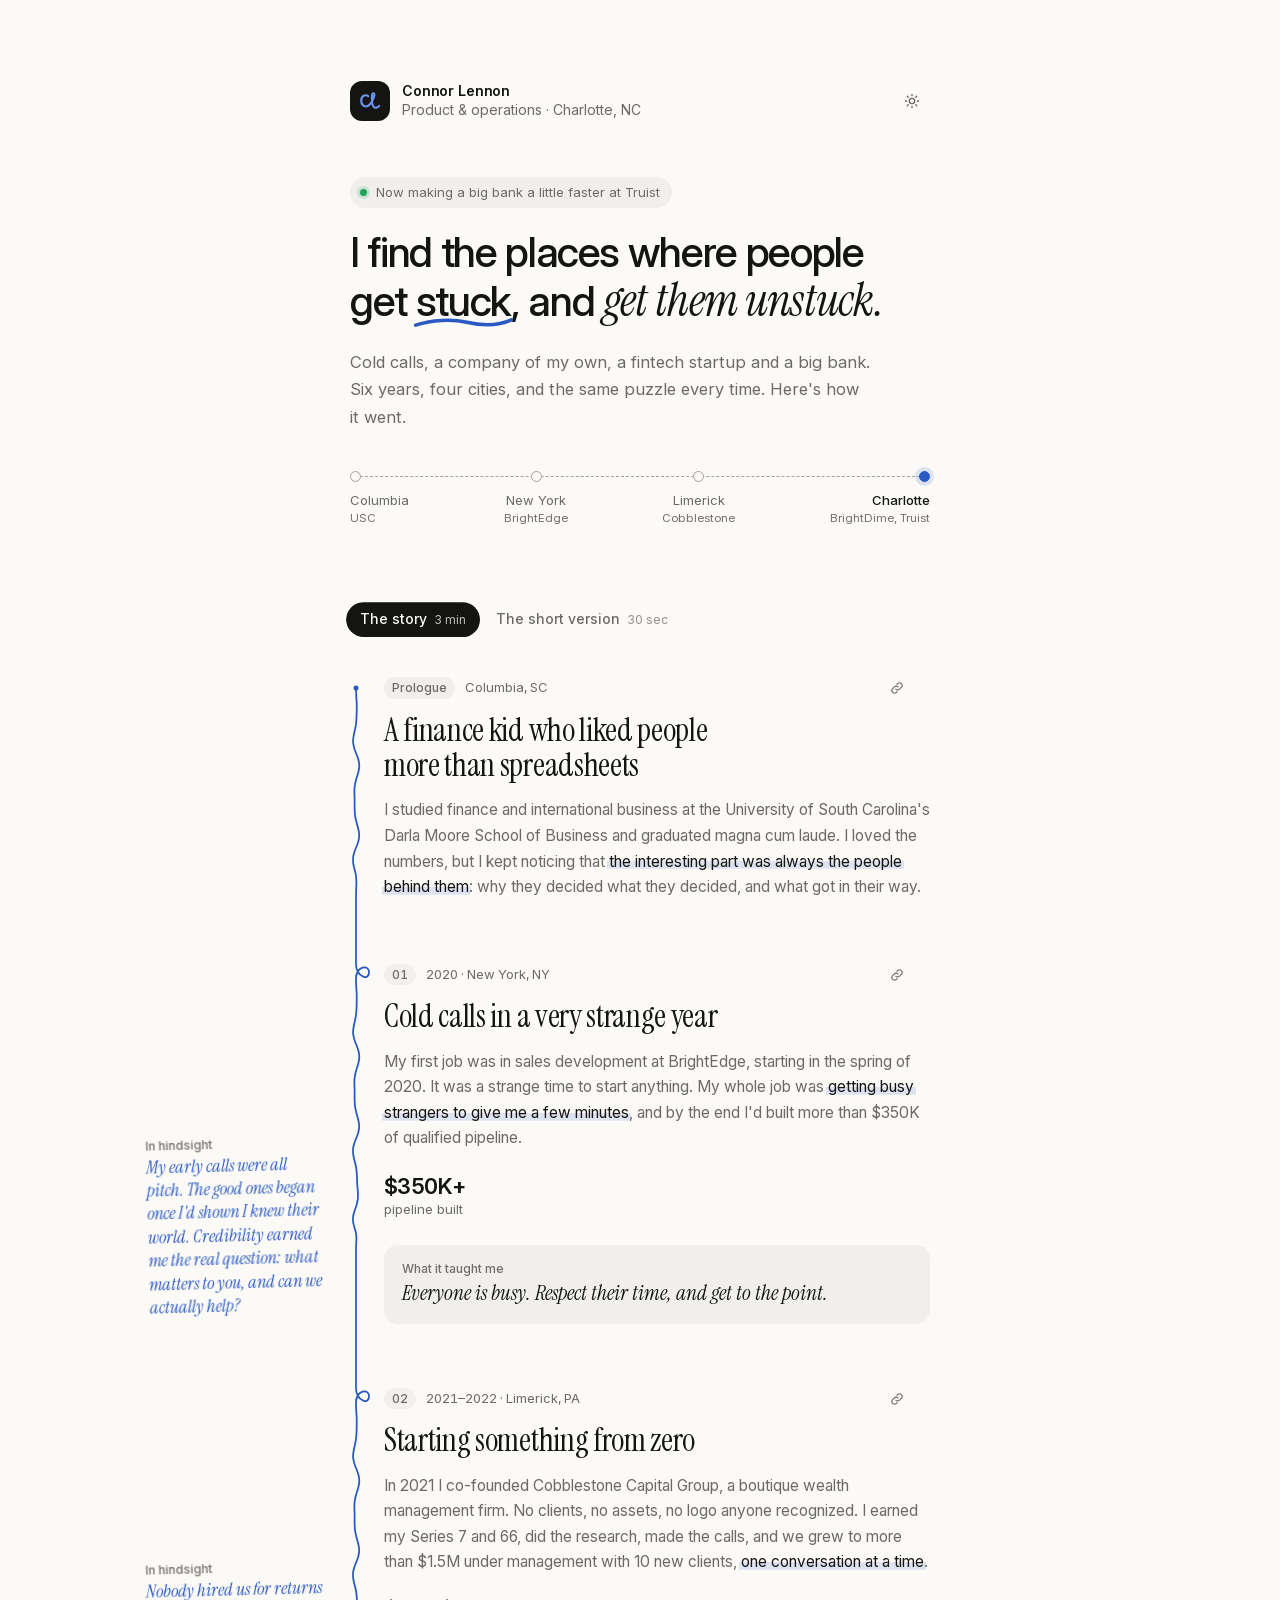
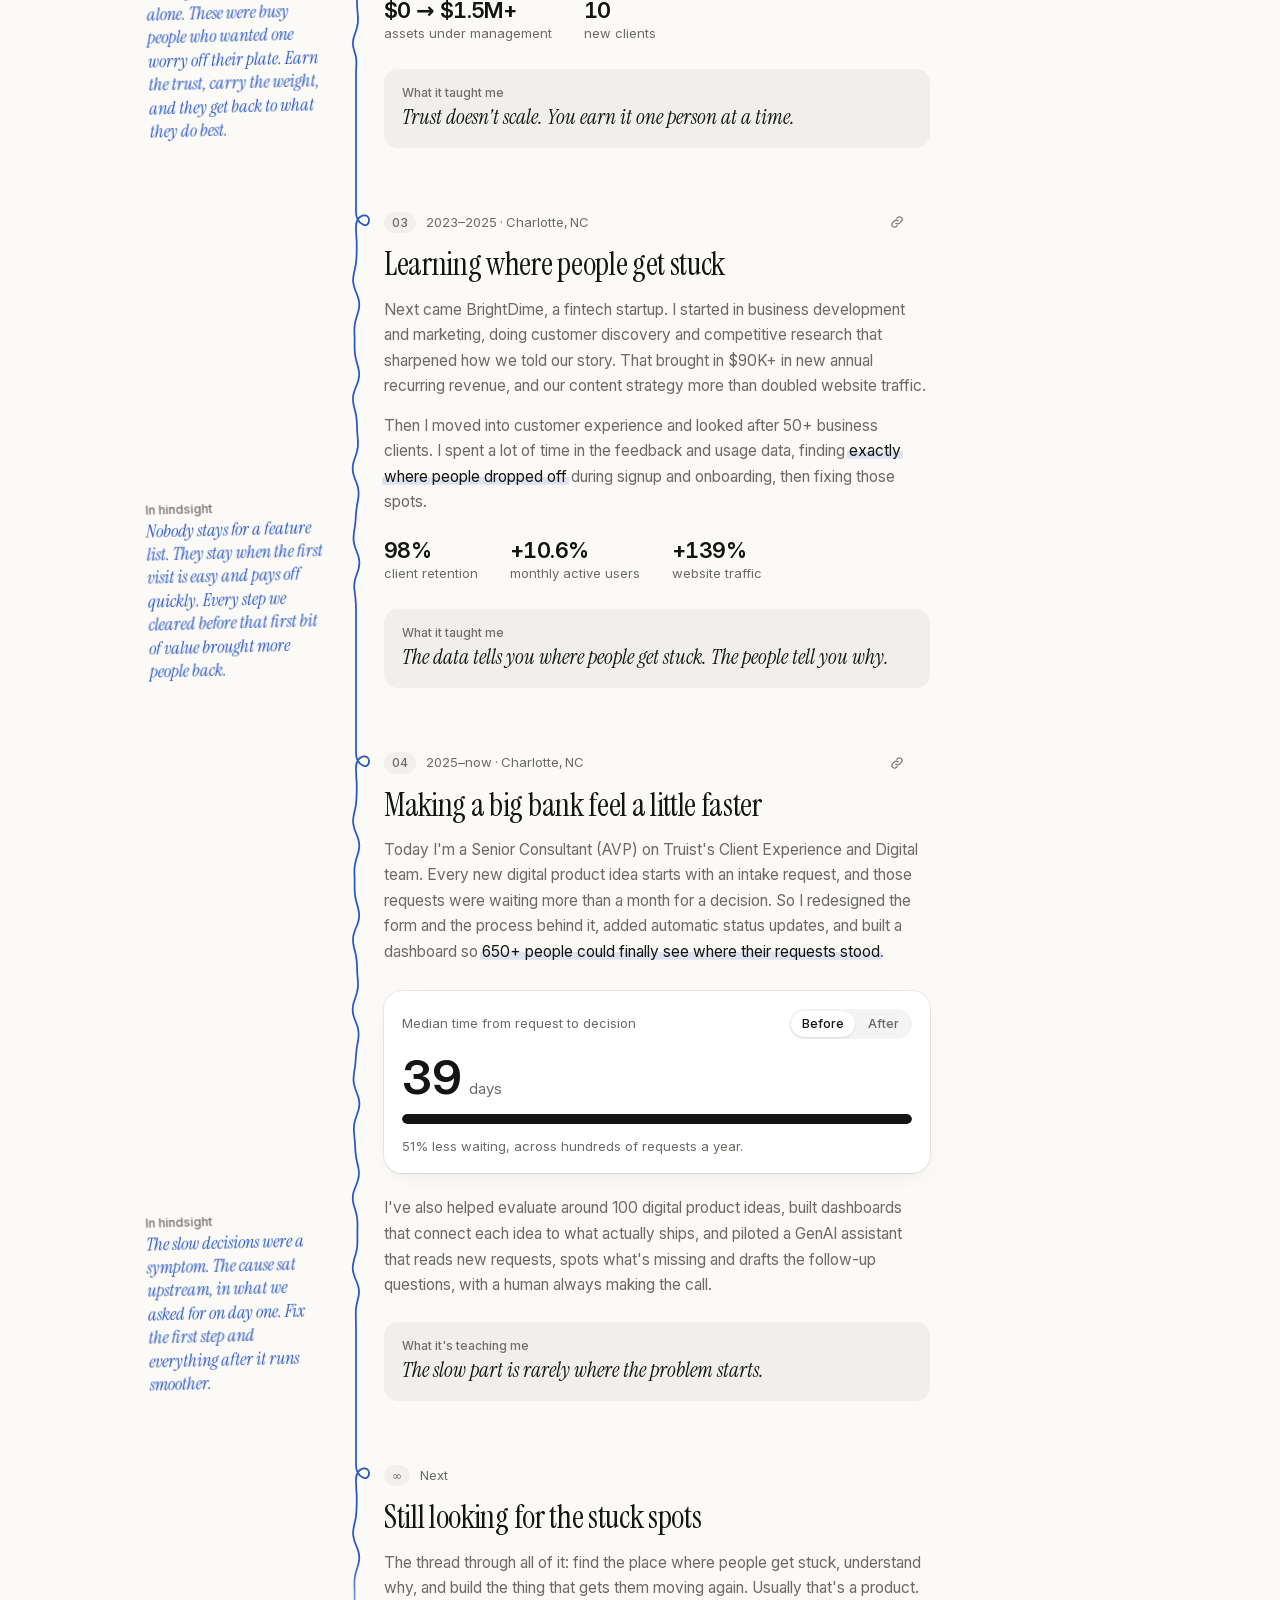
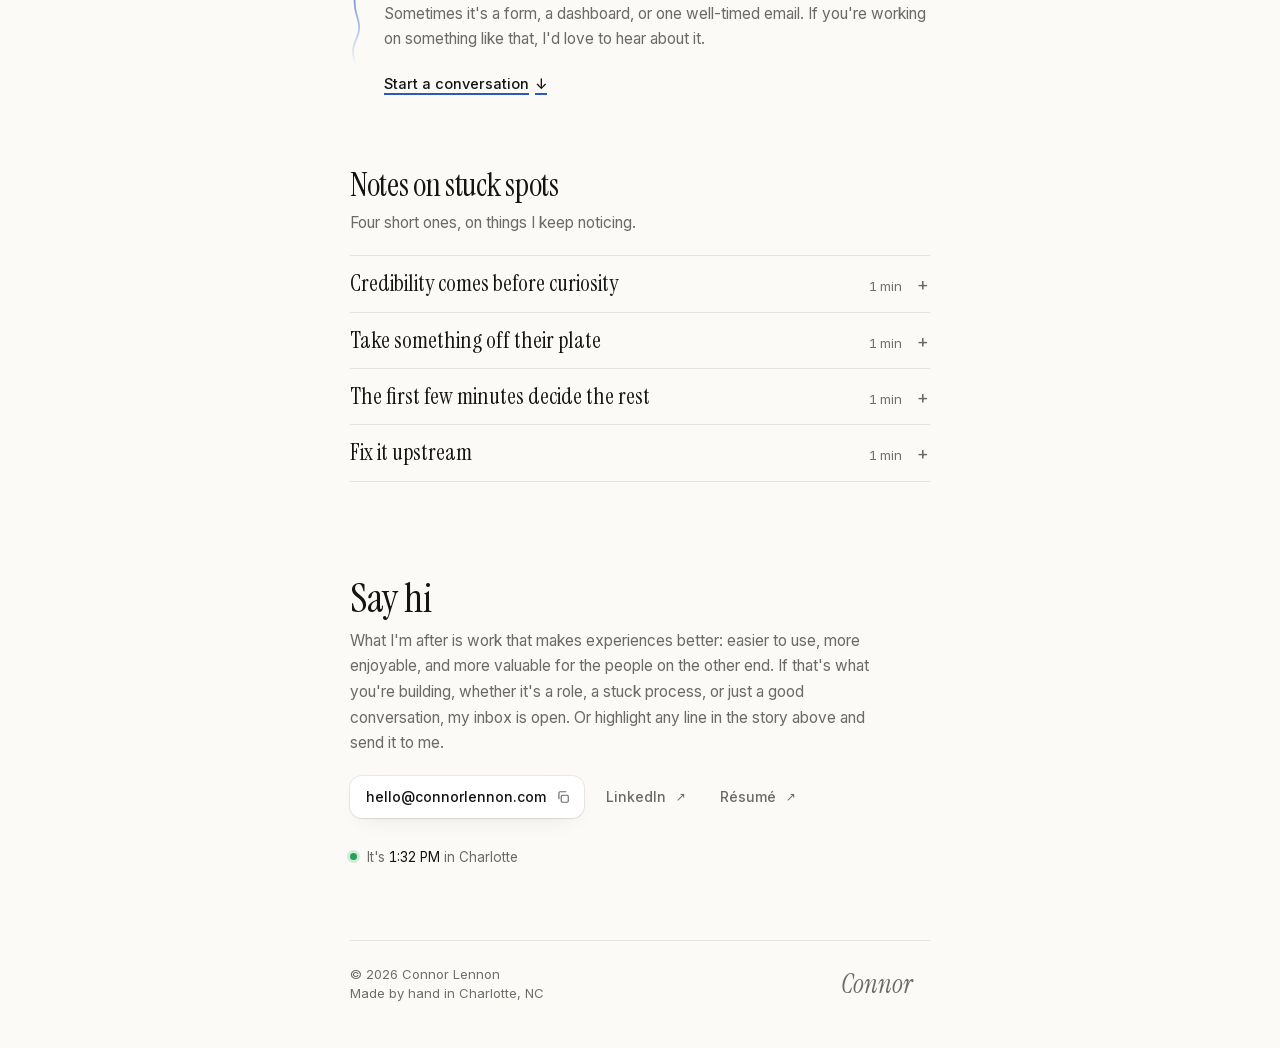
<file: site/index.html>
<!doctype html>
<html lang="en">
<head>
  <meta charset="utf-8" />
  <meta name="viewport" content="width=device-width, initial-scale=1, viewport-fit=cover, interactive-widget=resizes-content" />
  <title>Connor Lennon</title>
  <meta name="description" content="Connor Lennon finds the places where people get stuck, and gets them unstuck. Product and operations in Charlotte, NC." />
  <meta property="og:title" content="Connor Lennon" />
  <meta property="og:description" content="I find the places where people get stuck, and get them unstuck." />
  <meta property="og:url" content="https://connorlennon.com" />
  <meta property="og:type" content="website" />
  <meta property="og:image" content="https://connorlennon.com/og.png" />
  <meta property="og:image:width" content="1200" />
  <meta property="og:image:height" content="630" />
  <meta property="og:image:alt" content="Connor Lennon: I find the places where people get stuck, and get them unstuck." />
  <meta name="twitter:card" content="summary_large_image" />
  <meta name="theme-color" media="(prefers-color-scheme: light)" content="#fbfaf7" />
  <meta name="theme-color" media="(prefers-color-scheme: dark)" content="#0c0c0d" />
  <link rel="canonical" href="https://connorlennon.com" />
  <link rel="icon" href="favicon.svg" type="image/svg+xml" />
  <link rel="apple-touch-icon" href="apple-touch-icon.png" />
  <link rel="preload" href="fonts/inter-normal-latin.woff2" as="font" type="font/woff2" crossorigin />
  <link rel="preload" href="fonts/instrument-serif-italic-latin.woff2" as="font" type="font/woff2" crossorigin />
  <link rel="stylesheet" href="styles.css" />
  <script>
    document.documentElement.classList.add('js');
    try { const t = localStorage.getItem('theme'); if (t) document.documentElement.dataset.theme = t; } catch {}
  </script>
</head>
<body>
  <a class="skip" href="#story">Skip to the story</a>
  <main class="page" id="top">

    <!-- ───────────── Header ───────────── -->
    <header class="header" style="--d:0ms" data-enter="support">
      <a class="brand" href="#top" aria-label="Connor Lennon, back to top">
        <!-- The mark: "Cl" in one unbroken pen line. Hover it and it straightens out. -->
        <span class="mark" aria-hidden="true">
          <svg viewBox="0 0 32 32">
            <path class="knot" pathLength="1" d="M14 10.5C12 8.5 6 9 6 15.5S11 23.5 14.5 21C17.5 18.8 20.5 13 21 9.5C21.4 6.5 18.6 6.2 18.3 9.5C18 13 18 19.5 20 22.5C21.5 24.5 24.5 24 26.5 21.5" />
            <path class="loose" pathLength="1" d="M5 21C11 20.5 20 17 27 11" />
          </svg>
        </span>
        <span class="header-text">
          <span class="name">Connor Lennon</span>
          <span class="muted">Product &amp; operations · Charlotte, NC</span>
        </span>
      </a>
      <button class="icon-btn theme-toggle" type="button" aria-label="Toggle dark mode">
        <svg class="sun" width="16" height="16" viewBox="0 0 24 24" fill="none" stroke="currentColor" stroke-width="2" stroke-linecap="round"><circle cx="12" cy="12" r="4"/><path d="M12 2v2M12 20v2M4.93 4.93l1.41 1.41M17.66 17.66l1.41 1.41M2 12h2M20 12h2M4.93 19.07l1.41-1.41M17.66 6.34l1.41-1.41"/></svg>
        <svg class="moon" width="16" height="16" viewBox="0 0 24 24" fill="none" stroke="currentColor" stroke-width="2" stroke-linecap="round" stroke-linejoin="round"><path d="M21 12.8A9 9 0 1 1 11.2 3a7 7 0 0 0 9.8 9.8z"/></svg>
      </button>
    </header>
    <!-- Only shows when the page is printed (Cmd+P prints "The short version" as a one-page résumé). -->
    <p class="print-only print-contact">hello@connorlennon.com · connorlennon.com · linkedin.com/in/connorlennon</p>

    <!-- ───────────── Hero ───────────── -->
    <section class="hero">
      <p class="now" style="--d:40ms" data-enter="support">
        <span class="dot" aria-hidden="true"></span>
        Now making a big bank a little faster at Truist
      </p>
      <h1 style="--d:80ms" data-enter="lead">
        I find the places where people get <span class="nobr"><span class="scribble" data-wiggle>stuck<svg viewBox="0 0 120 14" preserveAspectRatio="none" aria-hidden="true"><path pathLength="1" d="M2 9.5C22 4 46 3 64 6.5S100 11 118 4"/></svg></span>,</span>
        and <em>get them unstuck.</em>
      </h1>
      <p class="hero-sub" style="--d:200ms" data-enter="support">
        Cold calls, a company of my own, a fintech startup and a big bank.
        Six years, four cities, and the same puzzle every time.
        Here's how it went.
      </p>

      <!-- The route: four stops, drawn once on load. Each stop jumps to its chapter. -->
      <nav class="route" aria-label="Places along the way" style="--d:300ms" data-enter="decor">
        <ol>
          <li><a href="#columbia"><span class="stop"></span><span class="city">Columbia</span><span class="co">USC</span></a></li>
          <li><a href="#new-york"><span class="stop"></span><span class="city">New York</span><span class="co">BrightEdge</span></a></li>
          <li><a href="#limerick"><span class="stop"></span><span class="city">Limerick</span><span class="co">Cobblestone</span></a></li>
          <li><a href="#charlotte" aria-current="location"><span class="stop"></span><span class="city">Charlotte</span><span class="co">BrightDime, Truist</span></a></li>
        </ol>
      </nav>
    </section>

    <!-- ───────────── Story / Short version ───────────── -->
    <section class="block" id="story" style="--d:380ms" data-enter="decor">
      <div class="tabs">
        <div class="tab-list" role="tablist" aria-label="How much time do you have?">
          <button role="tab" aria-selected="true"  aria-controls="panel-story" id="tab-story" data-tab="story">The story <span class="tab-time">3 min</span></button>
          <button role="tab" aria-selected="false" aria-controls="panel-short" id="tab-short" data-tab="short" tabindex="-1">The short version <span class="tab-time">30 sec</span></button>
        </div>
        <div class="tab-list tab-list--active" aria-hidden="true">
          <span>The story <span class="tab-time">3 min</span></span><span>The short version <span class="tab-time">30 sec</span></span>
        </div>
      </div>

      <!-- ── The story ── -->
      <div class="panel" role="tabpanel" id="panel-story" aria-labelledby="tab-story">
        <!-- main.js draws the pen line down the left edge: a knot at each chapter, straight after each lesson. -->
        <div class="story">

          <article class="chapter" id="columbia" data-reveal data-morph="usc">
            <p class="kicker"><span class="ch">Prologue</span> Columbia, SC <button class="share" type="button" data-share="columbia" aria-label="Copy a link to this chapter"><svg width="14" height="14" viewBox="0 0 24 24" fill="none" stroke="currentColor" stroke-width="2" stroke-linecap="round" stroke-linejoin="round" aria-hidden="true"><path d="M10 14a4.5 4.5 0 0 0 6.4 0l3-3a4.5 4.5 0 0 0-6.4-6.4l-1 1"/><path d="M14 10a4.5 4.5 0 0 0-6.4 0l-3 3a4.5 4.5 0 0 0 6.4 6.4l1-1"/></svg><span class="share-done" aria-hidden="true">Link copied</span></button></p>
            <h2>A finance kid who liked people more than spreadsheets</h2>
            <p>
              I studied finance and international business at the University of South Carolina's
              Darla Moore School of Business and graduated magna cum laude. I loved the numbers,
              but I kept noticing that <mark>the interesting part was always the people behind them</mark>:
              why they decided what they decided, and what got in their way.
            </p>
          </article>

          <article class="chapter" id="new-york" data-reveal data-morph="brightedge">
            <p class="kicker"><span class="ch">01</span> 2020 · New York, NY <button class="share" type="button" data-share="new-york" aria-label="Copy a link to this chapter"><svg width="14" height="14" viewBox="0 0 24 24" fill="none" stroke="currentColor" stroke-width="2" stroke-linecap="round" stroke-linejoin="round" aria-hidden="true"><path d="M10 14a4.5 4.5 0 0 0 6.4 0l3-3a4.5 4.5 0 0 0-6.4-6.4l-1 1"/><path d="M14 10a4.5 4.5 0 0 0-6.4 0l-3 3a4.5 4.5 0 0 0 6.4 6.4l1-1"/></svg><span class="share-done" aria-hidden="true">Link copied</span></button></p>
            <h2>Cold calls in a very strange year</h2>
            <p>
              My first job was in sales development at BrightEdge, starting in the spring of 2020.
              It was a strange time to start anything. My whole job was
              <mark>getting busy strangers to give me a few minutes</mark>, and by the end I'd built
              more than $350K of qualified pipeline.
            </p>
            <ul class="stats">
              <li><strong>$350K+</strong><span>pipeline built</span></li>
            </ul>
            <blockquote class="lesson">
              <span class="lesson-label">What it taught me</span>
              Everyone is busy. Respect their time, and get to the point.
            </blockquote>
            <!-- DRAFT margin note, written for Connor to confirm or rewrite. Only keep it if it's true. -->
            <aside class="hindsight"><span class="hindsight-label">In hindsight</span> My early calls were all pitch. The good ones began once I'd shown I knew their world. Credibility earned me the real question: what matters to you, and can we actually help?</aside>
          </article>

          <article class="chapter" id="limerick" data-reveal data-morph="cobblestone">
            <p class="kicker"><span class="ch">02</span> 2021–2022 · Limerick, PA <button class="share" type="button" data-share="limerick" aria-label="Copy a link to this chapter"><svg width="14" height="14" viewBox="0 0 24 24" fill="none" stroke="currentColor" stroke-width="2" stroke-linecap="round" stroke-linejoin="round" aria-hidden="true"><path d="M10 14a4.5 4.5 0 0 0 6.4 0l3-3a4.5 4.5 0 0 0-6.4-6.4l-1 1"/><path d="M14 10a4.5 4.5 0 0 0-6.4 0l-3 3a4.5 4.5 0 0 0 6.4 6.4l1-1"/></svg><span class="share-done" aria-hidden="true">Link copied</span></button></p>
            <h2>Starting something from zero</h2>
            <p>
              In 2021 I co-founded Cobblestone Capital Group, a boutique wealth management firm.
              No clients, no assets, no logo anyone recognized. I earned my Series 7 and 66,
              did the research, made the calls, and we grew to more than $1.5M under management
              with 10 new clients, <mark>one conversation at a time</mark>.
            </p>
            <ul class="stats">
              <li><strong>$0 → $1.5M+</strong><span>assets under management</span></li>
              <li><strong>10</strong><span>new clients</span></li>
            </ul>
            <blockquote class="lesson">
              <span class="lesson-label">What it taught me</span>
              Trust doesn't scale. You earn it one person at a time.
            </blockquote>
            <!-- DRAFT margin note, written for Connor to confirm or rewrite. Only keep it if it's true. -->
            <aside class="hindsight"><span class="hindsight-label">In hindsight</span> Nobody hired us for returns alone. These were busy people who wanted one worry off their plate. Earn the trust, carry the weight, and they get back to what they do best.</aside>
          </article>

          <article class="chapter" id="charlotte" data-reveal data-morph="brightdime">
            <p class="kicker"><span class="ch">03</span> 2023–2025 · Charlotte, NC <button class="share" type="button" data-share="charlotte" aria-label="Copy a link to this chapter"><svg width="14" height="14" viewBox="0 0 24 24" fill="none" stroke="currentColor" stroke-width="2" stroke-linecap="round" stroke-linejoin="round" aria-hidden="true"><path d="M10 14a4.5 4.5 0 0 0 6.4 0l3-3a4.5 4.5 0 0 0-6.4-6.4l-1 1"/><path d="M14 10a4.5 4.5 0 0 0-6.4 0l-3 3a4.5 4.5 0 0 0 6.4 6.4l1-1"/></svg><span class="share-done" aria-hidden="true">Link copied</span></button></p>
            <h2>Learning where people get stuck</h2>
            <p>
              Next came BrightDime, a fintech startup. I started in business development and marketing,
              doing customer discovery and competitive research that sharpened how we told our story.
              That brought in $90K+ in new annual recurring revenue, and our content strategy
              more than doubled website traffic.
            </p>
            <p>
              Then I moved into customer experience and looked after 50+ business clients.
              I spent a lot of time in the feedback and usage data, finding
              <mark>exactly where people dropped off</mark> during signup and onboarding, then fixing those spots.
            </p>
            <ul class="stats">
              <li><strong>98%</strong><span>client retention</span></li>
              <li><strong>+10.6%</strong><span>monthly active users</span></li>
              <li><strong>+139%</strong><span>website traffic</span></li>
            </ul>
            <blockquote class="lesson">
              <span class="lesson-label">What it taught me</span>
              The data tells you where people get stuck. The people tell you why.
            </blockquote>
            <!-- DRAFT margin note, written for Connor to confirm or rewrite. Only keep it if it's true. -->
            <aside class="hindsight"><span class="hindsight-label">In hindsight</span> Nobody stays for a feature list. They stay when the first visit is easy and pays off quickly. Every step we cleared before that first bit of value brought more people back.</aside>
          </article>

          <article class="chapter chapter--now" id="truist" data-reveal data-morph="truist">
            <p class="kicker"><span class="ch">04</span> 2025–now · Charlotte, NC <button class="share" type="button" data-share="truist" aria-label="Copy a link to this chapter"><svg width="14" height="14" viewBox="0 0 24 24" fill="none" stroke="currentColor" stroke-width="2" stroke-linecap="round" stroke-linejoin="round" aria-hidden="true"><path d="M10 14a4.5 4.5 0 0 0 6.4 0l3-3a4.5 4.5 0 0 0-6.4-6.4l-1 1"/><path d="M14 10a4.5 4.5 0 0 0-6.4 0l-3 3a4.5 4.5 0 0 0 6.4 6.4l1-1"/></svg><span class="share-done" aria-hidden="true">Link copied</span></button></p>
            <h2>Making a big bank feel a little faster</h2>
            <p>
              Today I'm a Senior Consultant (AVP) on Truist's Client Experience and Digital team.
              Every new digital product idea starts with an intake request, and those requests
              were waiting more than a month for a decision. So I redesigned the form and the process
              behind it, added automatic status updates, and built a dashboard so
              <mark>650+ people could finally see where their requests stood</mark>.
            </p>

            <!-- Interactive: the wait shrinking. Plays once on view, then it's yours. -->
            <figure class="demo" data-demo>
              <div class="demo-head">
                <figcaption>Median time from request to decision</figcaption>
                <div class="seg" role="group" aria-label="Compare">
                  <button type="button" data-v="before" aria-pressed="true">Before</button>
                  <button type="button" data-v="after" aria-pressed="false">After</button>
                </div>
              </div>
              <div class="demo-num" aria-live="polite">
                <span class="nums"><span class="n" data-n="before">39</span><span class="n" data-n="after">19</span></span>
                <span class="unit">days</span>
              </div>
              <div class="bar" aria-hidden="true"><div class="fill"></div><div class="ghost"></div></div>
              <p class="demo-foot">51% less waiting, across hundreds of requests a year.</p>
            </figure>

            <p>
              I've also helped evaluate around 100 digital product ideas, built dashboards that connect each
              idea to what actually ships, and piloted a GenAI assistant that reads new requests, spots
              what's missing and drafts the follow-up questions, with a human always making the call.
            </p>
            <blockquote class="lesson">
              <span class="lesson-label">What it's teaching me</span>
              The slow part is rarely where the problem starts.
            </blockquote>
            <!-- DRAFT margin note, written for Connor to confirm or rewrite. Only keep it if it's true. -->
            <aside class="hindsight"><span class="hindsight-label">In hindsight</span> The slow decisions were a symptom. The cause sat upstream, in what we asked for on day one. Fix the first step and everything after it runs smoother.</aside>
          </article>

          <article class="chapter chapter--next" id="next" data-reveal>
            <p class="kicker"><span class="ch">∞</span> Next</p>
            <h2>Still looking for the stuck spots</h2>
            <p>
              The thread through all of it: find the place where people get stuck, understand why,
              and build the thing that gets them moving again. Usually that's a product. Sometimes
              it's a form, a dashboard, or one well-timed email. If you're working on something
              like that, I'd love to hear about it.
            </p>
            <a class="next-link" href="#contact">Start a conversation <span aria-hidden="true">↓</span></a>
          </article>

        </div>
      </div>

      <!-- ── The short version ── -->
      <div class="panel" role="tabpanel" id="panel-short" aria-labelledby="tab-short" hidden>
        <ul class="list">
          <li class="row" data-morph="truist">
            <span class="row-title">Truist</span>
            <span class="row-sub">Operations &amp; Program Mgmt Senior Consultant (AVP), Client Experience and Digital</span>
            <span class="row-meta">2025 — Now</span>
            <span class="row-proof">Cut the median wait for a decision from 39 to 19 days, gave 650+ people a view of where their requests stood, helped evaluate around 100 product ideas, and piloted a GenAI intake assistant.</span>
          </li>
          <li class="row" data-morph="brightdime">
            <span class="row-title">BrightDime</span>
            <span class="row-sub">Customer Experience Manager, before that Business Development &amp; Marketing</span>
            <span class="row-meta">2023 — 2025</span>
            <span class="row-proof">98% client retention across 50+ business clients, +10.6% monthly active users, $90K+ in new annual recurring revenue, +139% website traffic.</span>
          </li>
          <li class="row" data-morph="cobblestone">
            <span class="row-title">Cobblestone Capital Group</span>
            <span class="row-sub">Co-Founder &amp; Financial Advisor</span>
            <span class="row-meta">2021 — 2022</span>
            <span class="row-proof">Grew from $0 to $1.5M+ under management with 10 new clients. Series 7 and 66.</span>
          </li>
          <li class="row" data-morph="brightedge">
            <span class="row-title">BrightEdge</span>
            <span class="row-sub">Sales Development Representative</span>
            <span class="row-meta">2020</span>
            <span class="row-proof">Built $350K+ of qualified pipeline.</span>
          </li>
          <li class="row" data-morph="usc">
            <span class="row-title">University of South Carolina</span>
            <span class="row-sub">B.S. Business Administration, Finance &amp; International Business, magna cum laude</span>
            <span class="row-meta">Darla Moore</span>
          </li>
        </ul>
        <p class="tags-label label">Good at</p>
        <ul class="tags">
          <li>Product discovery</li><li>User research</li><li>Prioritization</li><li>Roadmapping</li>
          <li>Product analytics</li><li>Power BI</li><li>Generative AI</li><li>Workflow automation</li>
          <li>SAFe POPM certified</li>
        </ul>
        <a class="btn resume" href="Connor_Lennon_Resume.pdf" download>
          Download the full résumé
          <span class="resume-meta">PDF · 1 page</span>
          <svg width="14" height="14" viewBox="0 0 24 24" fill="none" stroke="currentColor" stroke-width="2" stroke-linecap="round" stroke-linejoin="round" aria-hidden="true"><path d="M12 4v12M6.5 10.5 12 16l5.5-5.5M5 20h14"/></svg>
        </a>
      </div>
    </section>

    <!-- ───────────── Notes ─────────────
         DRAFTS: these four pieces were written for Connor to edit. Rewrite them in your own words,
         swap in real examples, or delete the whole section. Each note is one <details> block. -->
    <section class="block notes" id="notes" data-reveal>
      <h2 class="section-title">Notes on stuck spots</h2>
      <p class="section-sub">Four short ones, on things I keep noticing.</p>

      <details class="note">
        <summary><span class="note-title">Credibility comes before curiosity</span><span class="note-time">1 min</span></summary>
        <div class="note-body">
          <p>Ask a busy person what matters most to them and you'll usually get the polite answer. The real one comes later, and only once they've decided you're worth telling.</p>
          <p>What changes their mind is rarely a claim about yourself. It's a detail. You mention something specific about their business, their week, the thing their competitor just did, and you can watch them recalibrate. You've done the reading. Now your questions sound like interest and not a script.</p>
          <p>The same thing happens outside sales. A user interview goes deeper once the person can tell you've used the product. A stakeholder opens up once you can describe their problem in their own words. Credibility isn't the point of the conversation. It's the price of admission to the useful part, where you find out what they need and whether you can honestly help with it.</p>
        </div>
      </details>

      <details class="note">
        <summary><span class="note-title">Take something off their plate</span><span class="note-time">1 min</span></summary>
        <div class="note-body">
          <p>The people most worth working with tend to have the least spare attention. They're good at one thing, and everything else in their life competes with it.</p>
          <p>So the offer that lands is seldom "here is more." More information, more options, more meetings are all things they now have to manage. The offer that lands is "here is one thing you no longer have to think about." A decision already narrowed to two choices. A summary they can trust without checking. A problem that gets handled and reported, not escalated.</p>
          <p>Trust builds the same way, in small deposits. You say what you'll do, you do it, and you make it easy to see that it's done. After enough of those, people stop checking, and that's the real gift: they get their attention back for the work only they can do.</p>
        </div>
      </details>

      <details class="note">
        <summary><span class="note-title">The first few minutes decide the rest</span><span class="note-time">1 min</span></summary>
        <div class="note-body">
          <p>Watch someone use a product for the first time and you can usually tell whether they'll be back. It has little to do with how much the product can do. It comes down to how long it takes before it does something for them.</p>
          <p>Every step in front of that moment is a toll: the account to create, the form to finish, the tour to click through, the setting nobody explained. Each one is reasonable on its own. Together they add up to a person doing work on faith, and faith runs out fast.</p>
          <p>The experiences people return to tend to flip the order. They give you something first, then ask for what they need. Easier is part of it, but it isn't the whole of it. The first visit should leave someone a little better off than they arrived, quickly enough that they notice. That's what brings them back.</p>
        </div>
      </details>

      <details class="note">
        <summary><span class="note-title">Fix it upstream</span><span class="note-time">1 min</span></summary>
        <div class="note-body">
          <p>Most recurring problems are downstream of something. The late decision started as an unclear request. The support ticket started as a confusing screen. The meeting that keeps getting scheduled started as a question nobody wrote down the answer to.</p>
          <p>It's tempting to get very good at handling the symptom. Faster responses, better templates, a dashboard of everything that's overdue. All of that is real work and it does help, but the queue keeps refilling because nothing has changed where the work comes from.</p>
          <p>The better question is what had to be true for this to happen at all, asked again at each step until you reach a spot where one small change removes the whole category. That fix is usually modest and unglamorous: a clearer question on a form, a default that's right most of the time. Change it once and everything after it gets easier.</p>
        </div>
      </details>
    </section>

    <!-- ───────────── Contact ───────────── -->
    <section class="block contact" id="contact" data-reveal>
      <h2 class="contact-title">Say hi</h2>
      <!-- DRAFT: says what Connor most wants to hear about. Edit to match what you're actually after. -->
      <p>
        What I'm after is work that makes experiences better: easier to use, more enjoyable, and more
        valuable for the people on the other end. If that's what you're building, whether it's
        a role, a stuck process, or just a good conversation, my inbox is open.
        Or highlight any line in the story above and send it to me.
      </p>
      <div class="actions">
        <!-- EDIT: data-email + label if you use a different address -->
        <button class="btn copy" type="button" data-email="hello@connorlennon.com">
          <span class="copy-content" data-state="idle">
            <span class="copy-label">hello@connorlennon.com</span>
            <span class="copy-done" aria-hidden="true">Copied to clipboard</span>
          </span>
          <svg class="copy-icon" width="14" height="14" viewBox="0 0 24 24" fill="none" stroke="currentColor" stroke-width="2" stroke-linecap="round" stroke-linejoin="round" aria-hidden="true">
            <g class="i-copy"><rect x="9" y="9" width="12" height="12" rx="2"/><path d="M5 15V5a2 2 0 0 1 2-2h10"/></g>
            <path class="i-check" d="M5 12.5l4.5 4.5L19 7.5"/>
          </svg>
        </button>
        <a class="btn btn--ghost" href="https://linkedin.com/in/connorlennon">LinkedIn <span aria-hidden="true">↗</span></a>
        <a class="btn btn--ghost" href="Connor_Lennon_Resume.pdf" target="_blank" rel="noopener">Résumé <span aria-hidden="true">↗</span></a>
        <span class="sr-only" aria-live="polite" id="copy-status"></span>
      </div>
      <p class="status">
        <span class="dot" aria-hidden="true"></span>
        <span>It's <time class="clock">--:--</time> in Charlotte</span>
      </p>
    </section>

    <footer class="footer">
      <div class="footer-left">
        <span>© <span class="year">2026</span> Connor Lennon</span>
        <span>Made by hand in Charlotte, NC</span>
      </div>
      <a class="sig" href="#top" aria-label="Back to top">Connor <span aria-hidden="true">↑</span></a>
    </footer>
  </main>

  <!-- Shown once, by main.js, if a visitor seems lost (scrolling back and forth, or idling at the very bottom). -->
  <aside class="unstick" aria-label="Shortcuts" hidden>
    <p role="status">Looking for something?</p>
    <a href="Connor_Lennon_Resume.pdf" target="_blank" rel="noopener">Résumé</a>
    <a href="mailto:hello@connorlennon.com">Email</a>
    <button type="button" data-unstick="short">The short version</button>
    <button class="unstick-close" type="button" aria-label="Dismiss"><svg width="12" height="12" viewBox="0 0 24 24" fill="none" stroke="currentColor" stroke-width="2.5" stroke-linecap="round" aria-hidden="true"><path d="M6 6l12 12M18 6L6 18"/></svg></button>
  </aside>

  <script src="main.js" defer></script>
</body>
</html>
</file>
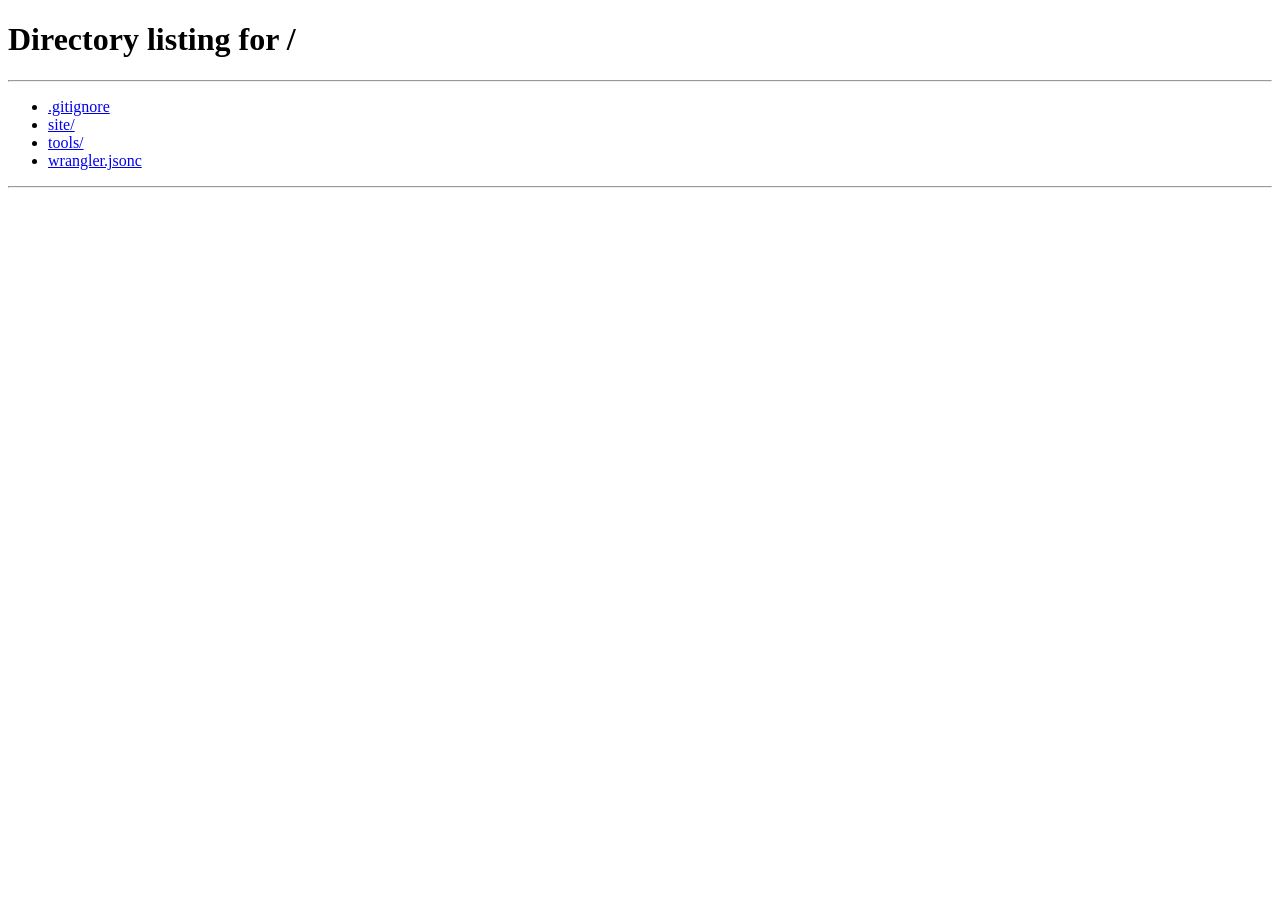
<file: site/charlotte/index.html>
<!doctype html>
<html lang="en">
<head>
  <meta charset="utf-8" />
  <meta name="viewport" content="width=device-width, initial-scale=1" />
  <title>Learning where people get stuck · Connor Lennon</title>
  <meta name="description" content="The data tells you where people get stuck. The people tell you why." />
  <meta name="robots" content="noindex, follow" />
  <meta property="og:title" content="Learning where people get stuck" />
  <meta property="og:description" content="The data tells you where people get stuck. The people tell you why. A chapter from Connor Lennon's story." />
  <meta property="og:url" content="https://connorlennon.com/charlotte/" />
  <meta property="og:type" content="article" />
  <meta property="og:image" content="https://connorlennon.com/og/charlotte.png" />
  <meta property="og:image:width" content="1200" />
  <meta property="og:image:height" content="630" />
  <meta property="og:image:alt" content="The data tells you where people get stuck. The people tell you why." />
  <meta name="twitter:card" content="summary_large_image" />
  <link rel="canonical" href="https://connorlennon.com/" />
  <link rel="icon" href="/favicon.svg" type="image/svg+xml" />
  <meta http-equiv="refresh" content="0; url=/#charlotte" />
  <script>location.replace('/#charlotte');</script>
</head>
<body>
  <p><a href="/#charlotte">Learning where people get stuck</a>, a chapter from Connor Lennon's story.</p>
</body>
</html>
</file>
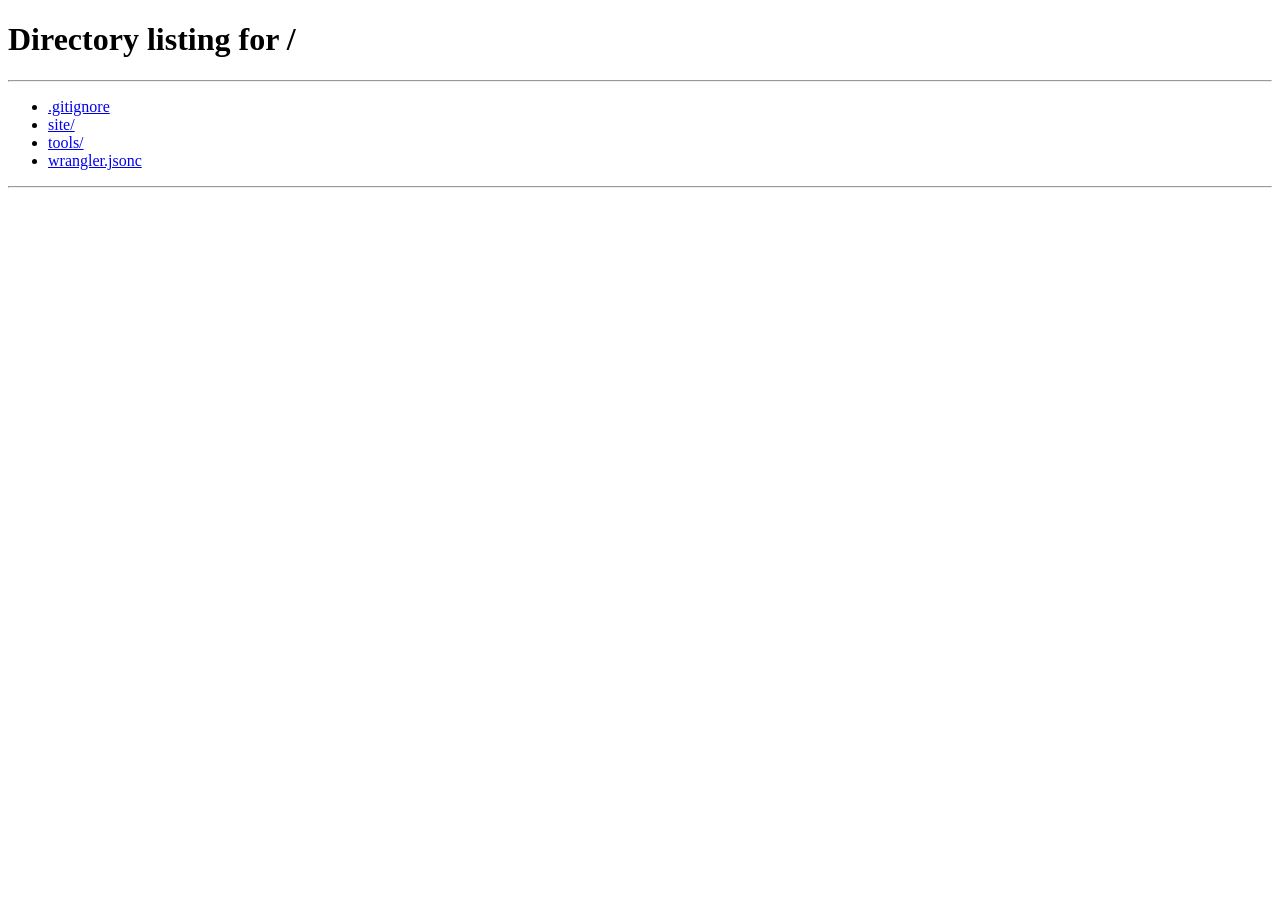
<file: site/columbia/index.html>
<!doctype html>
<html lang="en">
<head>
  <meta charset="utf-8" />
  <meta name="viewport" content="width=device-width, initial-scale=1" />
  <title>A finance kid who liked people more than spreadsheets · Connor Lennon</title>
  <meta name="description" content="The interesting part was always the people behind the numbers." />
  <meta name="robots" content="noindex, follow" />
  <meta property="og:title" content="A finance kid who liked people more than spreadsheets" />
  <meta property="og:description" content="The interesting part was always the people behind the numbers. A chapter from Connor Lennon's story." />
  <meta property="og:url" content="https://connorlennon.com/columbia/" />
  <meta property="og:type" content="article" />
  <meta property="og:image" content="https://connorlennon.com/og/columbia.png" />
  <meta property="og:image:width" content="1200" />
  <meta property="og:image:height" content="630" />
  <meta property="og:image:alt" content="The interesting part was always the people behind the numbers." />
  <meta name="twitter:card" content="summary_large_image" />
  <link rel="canonical" href="https://connorlennon.com/" />
  <link rel="icon" href="/favicon.svg" type="image/svg+xml" />
  <meta http-equiv="refresh" content="0; url=/#columbia" />
  <script>location.replace('/#columbia');</script>
</head>
<body>
  <p><a href="/#columbia">A finance kid who liked people more than spreadsheets</a>, a chapter from Connor Lennon's story.</p>
</body>
</html>
</file>
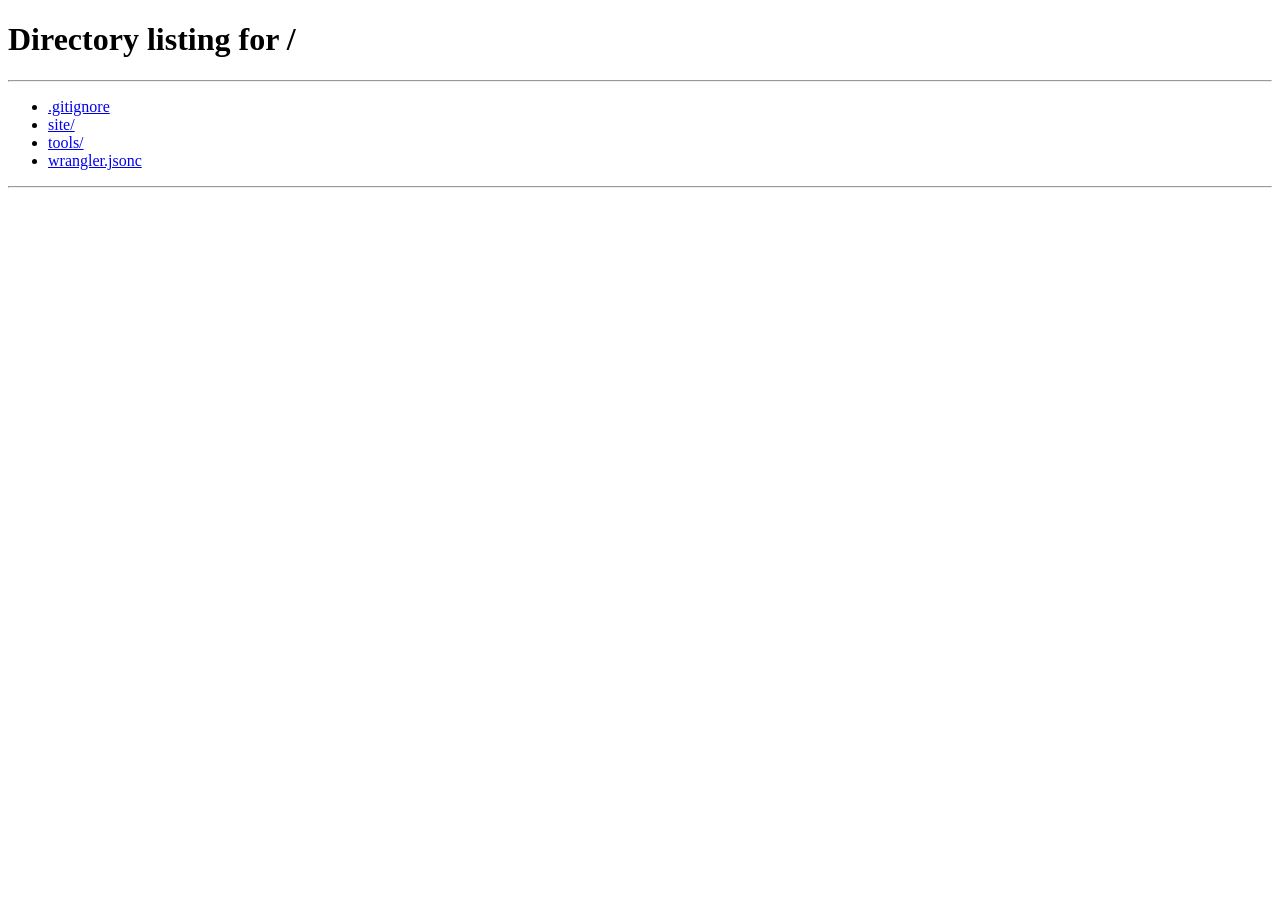
<file: site/limerick/index.html>
<!doctype html>
<html lang="en">
<head>
  <meta charset="utf-8" />
  <meta name="viewport" content="width=device-width, initial-scale=1" />
  <title>Starting something from zero · Connor Lennon</title>
  <meta name="description" content="Trust doesn&#x27;t scale. You earn it one person at a time." />
  <meta name="robots" content="noindex, follow" />
  <meta property="og:title" content="Starting something from zero" />
  <meta property="og:description" content="Trust doesn&#x27;t scale. You earn it one person at a time. A chapter from Connor Lennon's story." />
  <meta property="og:url" content="https://connorlennon.com/limerick/" />
  <meta property="og:type" content="article" />
  <meta property="og:image" content="https://connorlennon.com/og/limerick.png" />
  <meta property="og:image:width" content="1200" />
  <meta property="og:image:height" content="630" />
  <meta property="og:image:alt" content="Trust doesn&#x27;t scale. You earn it one person at a time." />
  <meta name="twitter:card" content="summary_large_image" />
  <link rel="canonical" href="https://connorlennon.com/" />
  <link rel="icon" href="/favicon.svg" type="image/svg+xml" />
  <meta http-equiv="refresh" content="0; url=/#limerick" />
  <script>location.replace('/#limerick');</script>
</head>
<body>
  <p><a href="/#limerick">Starting something from zero</a>, a chapter from Connor Lennon's story.</p>
</body>
</html>
</file>
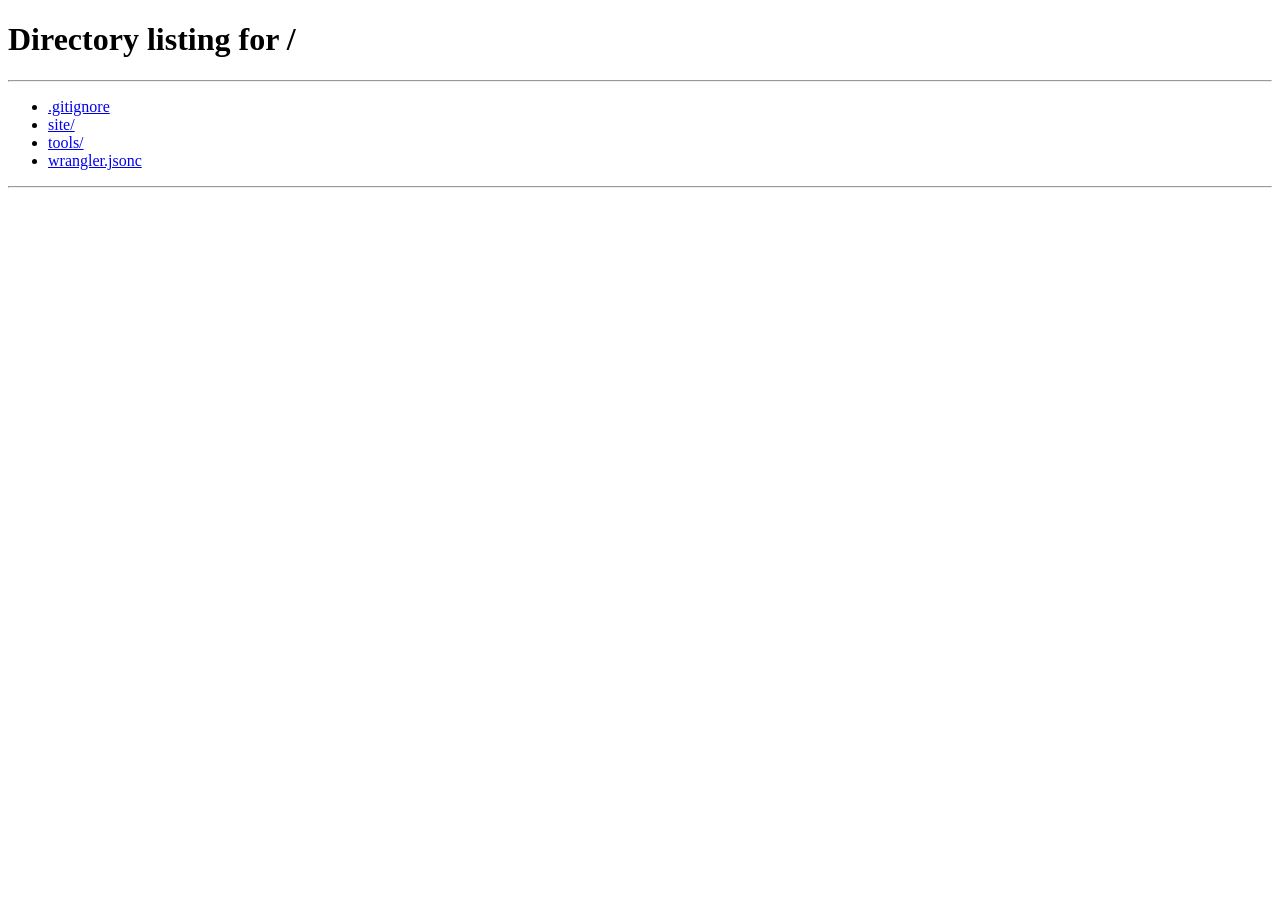
<file: site/new-york/index.html>
<!doctype html>
<html lang="en">
<head>
  <meta charset="utf-8" />
  <meta name="viewport" content="width=device-width, initial-scale=1" />
  <title>Cold calls in a very strange year · Connor Lennon</title>
  <meta name="description" content="Everyone is busy. Respect their time, and get to the point." />
  <meta name="robots" content="noindex, follow" />
  <meta property="og:title" content="Cold calls in a very strange year" />
  <meta property="og:description" content="Everyone is busy. Respect their time, and get to the point. A chapter from Connor Lennon's story." />
  <meta property="og:url" content="https://connorlennon.com/new-york/" />
  <meta property="og:type" content="article" />
  <meta property="og:image" content="https://connorlennon.com/og/new-york.png" />
  <meta property="og:image:width" content="1200" />
  <meta property="og:image:height" content="630" />
  <meta property="og:image:alt" content="Everyone is busy. Respect their time, and get to the point." />
  <meta name="twitter:card" content="summary_large_image" />
  <link rel="canonical" href="https://connorlennon.com/" />
  <link rel="icon" href="/favicon.svg" type="image/svg+xml" />
  <meta http-equiv="refresh" content="0; url=/#new-york" />
  <script>location.replace('/#new-york');</script>
</head>
<body>
  <p><a href="/#new-york">Cold calls in a very strange year</a>, a chapter from Connor Lennon's story.</p>
</body>
</html>
</file>
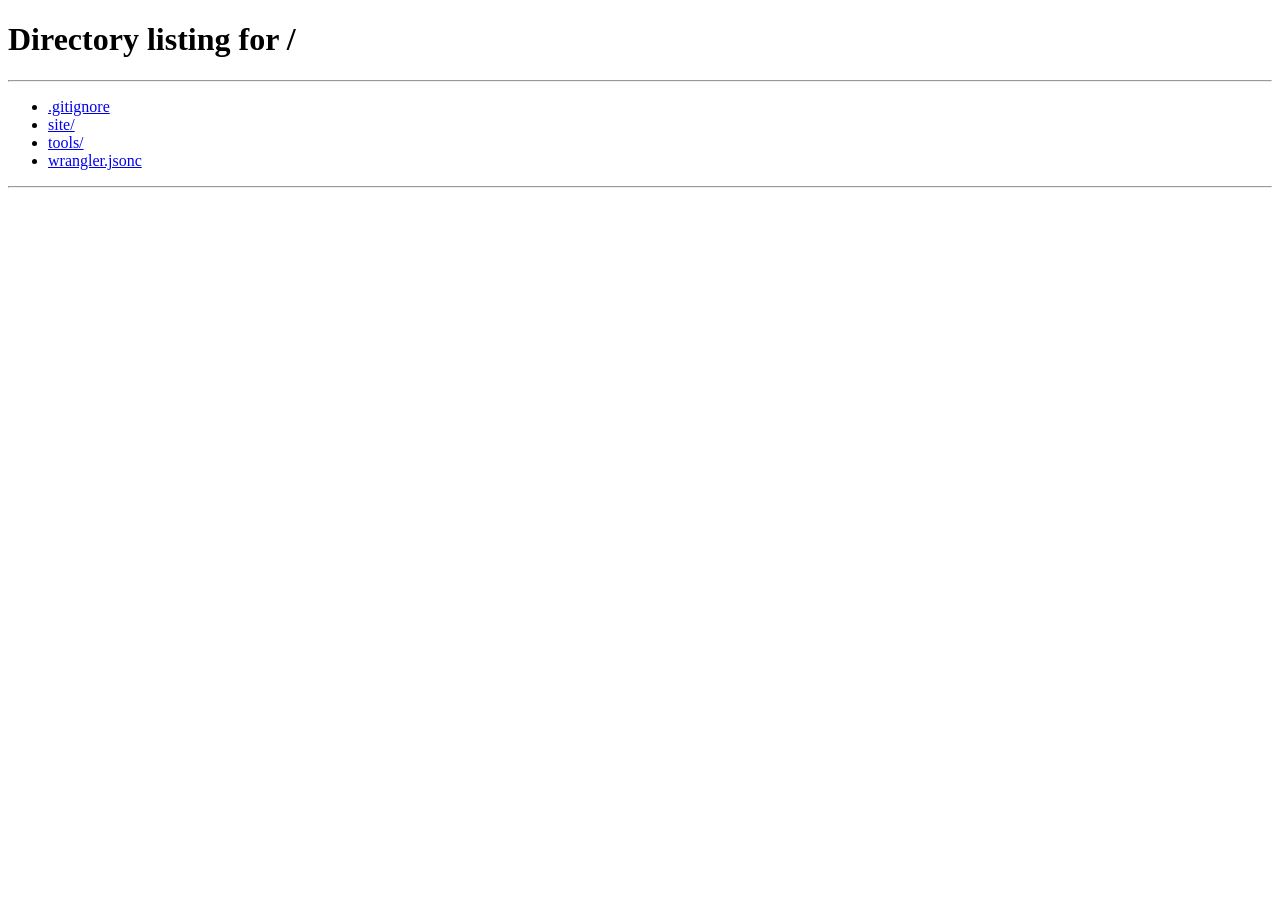
<file: site/truist/index.html>
<!doctype html>
<html lang="en">
<head>
  <meta charset="utf-8" />
  <meta name="viewport" content="width=device-width, initial-scale=1" />
  <title>Making a big bank feel a little faster · Connor Lennon</title>
  <meta name="description" content="The slow part is rarely where the problem starts." />
  <meta name="robots" content="noindex, follow" />
  <meta property="og:title" content="Making a big bank feel a little faster" />
  <meta property="og:description" content="The slow part is rarely where the problem starts. A chapter from Connor Lennon's story." />
  <meta property="og:url" content="https://connorlennon.com/truist/" />
  <meta property="og:type" content="article" />
  <meta property="og:image" content="https://connorlennon.com/og/truist.png" />
  <meta property="og:image:width" content="1200" />
  <meta property="og:image:height" content="630" />
  <meta property="og:image:alt" content="The slow part is rarely where the problem starts." />
  <meta name="twitter:card" content="summary_large_image" />
  <link rel="canonical" href="https://connorlennon.com/" />
  <link rel="icon" href="/favicon.svg" type="image/svg+xml" />
  <meta http-equiv="refresh" content="0; url=/#truist" />
  <script>location.replace('/#truist');</script>
</head>
<body>
  <p><a href="/#truist">Making a big bank feel a little faster</a>, a chapter from Connor Lennon's story.</p>
</body>
</html>
</file>
<file: site/styles.css>
/* ─────────────────────────────────────────────
   connorlennon.com
   Principles borrowed from emilkowalski/skills:
   custom ease curves, exact transition props,
   scale(0.97) on press, hover gated to fine pointers,
   one entrance per container w/ non-uniform delays,
   blur to bridge crossfades, reduced motion = opacity only.
   ───────────────────────────────────────────── */

/* Fonts are served from this site (no third-party request). Both are SIL Open Font License. */
@font-face {
  font-family: "Instrument Serif";
  font-style: italic;
  font-weight: 400;
  font-display: swap;
  src: url("fonts/instrument-serif-italic-latin.woff2") format("woff2");
  unicode-range: U+0000-00FF, U+0131, U+0152-0153, U+02BB-02BC, U+02C6, U+02DA, U+02DC, U+0304, U+0308, U+0329, U+2000-206F, U+20AC, U+2122, U+2191, U+2193, U+2212, U+2215, U+FEFF, U+FFFD;
}
@font-face {
  font-family: "Instrument Serif";
  font-style: normal;
  font-weight: 400;
  font-display: swap;
  src: url("fonts/instrument-serif-normal-latin.woff2") format("woff2");
  unicode-range: U+0000-00FF, U+0131, U+0152-0153, U+02BB-02BC, U+02C6, U+02DA, U+02DC, U+0304, U+0308, U+0329, U+2000-206F, U+20AC, U+2122, U+2191, U+2193, U+2212, U+2215, U+FEFF, U+FFFD;
}
@font-face {
  font-family: "Inter";
  font-style: normal;
  font-weight: 400 600;
  font-display: swap;
  src: url("fonts/inter-normal-latin.woff2") format("woff2");
  unicode-range: U+0000-00FF, U+0131, U+0152-0153, U+02BB-02BC, U+02C6, U+02DA, U+02DC, U+0304, U+0308, U+0329, U+2000-206F, U+20AC, U+2122, U+2191, U+2193, U+2212, U+2215, U+FEFF, U+FFFD;
}

:root {
  --bg: #fbfaf7;
  --fg: #141413;
  --muted: #6b6a66;
  --faint: #a3a19b;           /* hairlines and dots only */
  --faint-text: #706e69;      /* small grey text, 4.5:1 or better on paper */
  --line: rgba(20, 20, 19, 0.1);
  --hover: rgba(20, 20, 19, 0.045);
  --card: #ffffff;
  --card-shadow: 0 0 0 1px rgba(20, 20, 19, 0.07), 0 1px 2px rgba(20, 20, 19, 0.05), 0 8px 24px -12px rgba(20, 20, 19, 0.12);
  --tab-active-bg: #141413;
  --tab-active-fg: #fbfaf7;
  --accent: #2b59c3;          /* fountain-pen ink */
  --mark-stroke: #6b93ee;
  --accent-soft: rgba(43, 89, 195, 0.14);
  --live: #22a35a;

  --ease-out: cubic-bezier(0.23, 1, 0.32, 1);
  --ease-in-out: cubic-bezier(0.77, 0, 0.175, 1);

  --font: "Inter", ui-sans-serif, system-ui, -apple-system, "Segoe UI", sans-serif;
  --serif: "Instrument Serif", ui-serif, Georgia, serif;

  color-scheme: light;
}

@media (prefers-color-scheme: dark) {
  :root:not([data-theme="light"]) {
    --bg: #0c0c0d;
    --fg: #ecebe8;
    --muted: #93918b;
    --faint: #5e5d59;
    --faint-text: #86847e;
    --line: rgba(255, 255, 255, 0.09);
    --hover: rgba(255, 255, 255, 0.05);
    --card: #151516;
    --card-shadow: 0 0 0 1px rgba(255, 255, 255, 0.07), 0 8px 24px -12px rgba(0, 0, 0, 0.6);
    --tab-active-bg: #ecebe8;
    --tab-active-fg: #0c0c0d;
    --accent: #7c9cff;
    --mark-stroke: #2b59c3;
    --accent-soft: rgba(124, 156, 255, 0.2);
    --live: #3ccf7c;
    color-scheme: dark;
  }
}
:root[data-theme="dark"] {
  --bg: #0c0c0d;
  --fg: #ecebe8;
  --muted: #93918b;
  --faint: #5e5d59;
  --faint-text: #86847e;
  --line: rgba(255, 255, 255, 0.09);
  --hover: rgba(255, 255, 255, 0.05);
  --card: #151516;
  --card-shadow: 0 0 0 1px rgba(255, 255, 255, 0.07), 0 8px 24px -12px rgba(0, 0, 0, 0.6);
  --tab-active-bg: #ecebe8;
  --tab-active-fg: #0c0c0d;
  --accent: #7c9cff;
  --mark-stroke: #2b59c3;
  --accent-soft: rgba(124, 156, 255, 0.2);
  --live: #3ccf7c;
  color-scheme: dark;
}

/* ───── Base / mobile-native floor ───── */
*, *::before, *::after { box-sizing: border-box; }

html {
  -webkit-tap-highlight-color: transparent;
  -webkit-text-size-adjust: 100%;
  -webkit-font-smoothing: antialiased;
  scroll-behavior: smooth;
  scroll-padding-top: 32px;
}
@media (prefers-reduced-motion: reduce) { html { scroll-behavior: auto; } }

body {
  margin: 0;
  background: var(--bg);
  color: var(--fg);
  font: 400 15.5px/1.65 var(--font);
  font-feature-settings: "cv11", "ss01";
  min-height: 100svh;
}

.no-transitions, .no-transitions * { transition: none !important; }

button, a { touch-action: manipulation; }
button { font: inherit; color: inherit; user-select: none; -webkit-user-select: none; }
a { color: inherit; }
::selection { background: var(--accent); color: #fff; }

:focus-visible { outline: 2px solid var(--fg); outline-offset: 3px; border-radius: 6px; }

.sr-only {
  position: absolute; width: 1px; height: 1px; overflow: hidden;
  clip: rect(0 0 0 0); white-space: nowrap;
}

.page {
  max-width: 620px;
  margin: 0 auto;
  padding:
    calc(clamp(40px, 9vh, 88px) + env(safe-area-inset-top))
    max(20px, env(safe-area-inset-right))
    calc(40px + env(safe-area-inset-bottom))
    max(20px, env(safe-area-inset-left));
}

.skip {
  position: absolute; left: 12px; top: 12px; z-index: 30;
  padding: 8px 14px; border-radius: 10px;
  background: var(--fg); color: var(--bg);
  font-size: 14px; font-weight: 500; text-decoration: none;
  transform: translateY(-200%);
}
.skip:focus-visible { transform: none; }
.print-only { display: none; }

.muted { color: var(--muted); margin: 0; }
.label { margin: 0 0 12px; font-size: 13px; font-weight: 500; color: var(--faint-text); }

/* ───── Header ───── */
.header { display: flex; align-items: center; gap: 12px; }
.brand {
  flex: 1; min-width: 0;
  display: flex; align-items: center; gap: 12px;
  text-decoration: none;
  border-radius: 14px;
}
.brand:active .mark { transform: scale(0.94); }

/* The mark: a knot in a line. It comes loose on hover. */
.mark {
  flex-shrink: 0;
  width: 40px; height: 40px; border-radius: 12px;
  display: grid; place-items: center;
  background: var(--fg);
  transition: transform 160ms var(--ease-out);
}
.mark svg { width: 28px; height: 28px; overflow: visible; }
.mark path {
  fill: none;
  stroke: var(--mark-stroke);
  stroke-width: 2.4;
  stroke-linecap: round;
  stroke-linejoin: round;
  stroke-dasharray: 1;
  transition: stroke-dashoffset 420ms var(--ease-in-out);
}
.mark .knot  { stroke-dashoffset: 0; }
.mark .loose { stroke-dashoffset: 1; }
.brand.is-loose .mark .knot  { stroke-dashoffset: -1; }
.brand.is-loose .mark .loose { stroke-dashoffset: 0; transition-delay: 120ms; }

.header-text { display: flex; flex-direction: column; min-width: 0; line-height: 1.35; font-size: 14px; }
.header-text .muted { white-space: nowrap; overflow: hidden; text-overflow: ellipsis; }
@media (max-width: 400px) { .header-text .muted { font-size: 13px; } }
.nobr { white-space: nowrap; }
.name { margin: 0; font-weight: 600; letter-spacing: -0.01em; }

.icon-btn {
  flex-shrink: 0;
  width: 36px; height: 36px;
  display: grid; place-items: center;
  border: 0; border-radius: 10px;
  background: transparent; color: var(--muted);
  cursor: pointer;
  transition: transform 160ms var(--ease-out), background-color 150ms ease, color 150ms ease;
}
.icon-btn:active { transform: scale(0.94); }
.theme-toggle .moon { display: none; }
:root[data-theme="dark"] .theme-toggle .sun { display: none; }
:root[data-theme="dark"] .theme-toggle .moon { display: block; }
@media (prefers-color-scheme: dark) {
  :root:not([data-theme="light"]) .theme-toggle .sun { display: none; }
  :root:not([data-theme="light"]) .theme-toggle .moon { display: block; }
}

/* ───── Hero ───── */
.hero { margin-top: 56px; }
.now {
  display: inline-flex; align-items: center; gap: 9px;
  margin: 0 0 20px;
  padding: 5px 12px 5px 10px;
  border-radius: 999px;
  background: var(--hover);
  font-size: 13px; color: var(--muted);
}
.now .dot { animation: breathe 2.8s ease-in-out infinite; }
@keyframes breathe { 50% { box-shadow: 0 0 0 5px color-mix(in srgb, var(--live) 8%, transparent); } }
.hero h1 {
  margin: 0;
  font-size: clamp(30px, 7.2vw, 42px);
  line-height: 1.12;
  font-weight: 500;
  letter-spacing: -0.032em;
  text-wrap: balance;
}
.hero h1 em {
  font-family: var(--serif);
  font-style: italic;
  font-weight: 400;
  font-size: 1.1em;
  letter-spacing: -0.015em;
}
.scribble { position: relative; display: inline-block; white-space: nowrap; transform-origin: 50% 80%; cursor: default; }
/* Poke the word and it jiggles like it's stuck, then the line redraws. */
@keyframes jiggle {
  20% { transform: rotate(-4deg); }
  40% { transform: rotate(3deg) translateX(1px); }
  60% { transform: rotate(-2deg); }
  80% { transform: rotate(1deg); }
}
.scribble.is-jiggling { animation: jiggle 480ms var(--ease-out); }
.scribble.is-jiggling path { animation: draw 600ms var(--ease-out) 300ms both; }
.scribble svg {
  position: absolute;
  left: -2%; bottom: -0.12em;
  width: 104%; height: 0.32em;
  overflow: visible;
}
.scribble path {
  fill: none;
  stroke: var(--accent);
  stroke-width: 3.5;
  stroke-linecap: round;
  vector-effect: non-scaling-stroke;
  stroke-dasharray: 1;
  stroke-dashoffset: 0;
}
.hero-sub {
  margin: 22px 0 0;
  max-width: 52ch;
  color: var(--muted);
  font-size: 16.5px;
  text-wrap: pretty;
}

/* ───── Route ───── */
.route { margin-top: 40px; }
.route ol {
  position: relative;
  list-style: none; margin: 0; padding: 0;
  display: flex; justify-content: space-between;
}
/* The dashed road between the first and last stop. */
.route ol::before {
  content: "";
  position: absolute;
  left: 5px; right: 5px; top: 5px;
  border-top: 1.5px dashed var(--faint);
}
.route li { display: flex; flex-direction: column; align-items: center; }
.route li:first-child { align-items: flex-start; }
.route li:last-child { align-items: flex-end; }
.route a {
  display: flex; flex-direction: column; align-items: inherit; gap: 8px;
  text-decoration: none;
  padding-bottom: 4px;
  transition: transform 160ms var(--ease-out);
}
.route a:active { transform: scale(0.96); }
.stop {
  position: relative;
  width: 11px; height: 11px; border-radius: 999px;
  background: var(--bg);
  border: 1.5px solid var(--faint);
  transition: border-color 150ms ease, background-color 150ms ease;
}
.route [aria-current] .stop {
  background: var(--accent);
  border-color: var(--accent);
  box-shadow: 0 0 0 4px var(--accent-soft);
}
.route a { gap: 0; }
.stop { margin-bottom: 8px; }
.city { font-size: 13px; color: var(--muted); transition: color 150ms ease; }
.route [aria-current] .city { color: var(--fg); font-weight: 500; }
.co { font-size: 11.5px; color: var(--faint-text); line-height: 1.3; }
@media (max-width: 480px) { .co { display: none; } }

/* ───── Tabs (clip-path duplicate technique) ───── */
.block { margin-top: 72px; }
.tabs { position: relative; display: inline-block; margin: 0 0 40px -4px; }
.tab-list { display: flex; gap: 2px; }
.tab-list button,
.tab-list span {
  display: block;
  padding: 7px 14px;
  border: 0; border-radius: 999px;
  background: transparent;
  font-size: 14px; font-weight: 500; line-height: 20px;
  color: var(--muted);
  cursor: pointer;
  white-space: nowrap;
  transition: transform 160ms var(--ease-out), color 150ms ease;
}
.tab-list button:active { transform: scale(0.97); }
.tab-list--active {
  position: absolute; inset: 0;
  pointer-events: none;
  background: var(--tab-active-bg);
  border-radius: 999px;
  clip-path: inset(0 100% 0 0 round 999px);
  transition: clip-path 280ms var(--ease-in-out);
}
.tab-list--active span { color: var(--tab-active-fg); }
.tab-list .tab-time {
  display: inline; padding: 0; margin-left: 3px;
  font-size: 12px; font-weight: 400; line-height: inherit;
  color: inherit; opacity: 0.72;
  font-variant-numeric: tabular-nums;
}
@media (max-width: 359px) { .tab-list .tab-time { display: none; } }
.tabs[data-instant] .tab-list--active { transition-duration: 0ms; }

@keyframes panel-in { from { opacity: 0; filter: blur(3px); transform: translateY(4px); } }
.panel.is-showing { animation: panel-in 260ms var(--ease-out); }

/* Story ⇄ short version: each chapter in view folds into its résumé row (and back).
   main.js names the pairs just for the switch; without the API the panels simply swap. */
.tabs { view-transition-name: tabs; }
::view-transition-group(*) {
  animation-duration: 380ms;
  animation-timing-function: var(--ease-in-out);
  overflow: clip;
}
/* Keep snapshots at their real size, pinned to the top, so text is cropped, never squashed. */
::view-transition-old(*),
::view-transition-new(*) { width: 100%; height: auto; }
/* Old content leaves quickly so the two states never sit on top of each other for long. */
::view-transition-old(*) { animation-duration: 180ms; }
::view-transition-new(root) { animation-duration: 300ms; }
/* The tab pill slides on its own; show it live, with no crossfade ghost. */
::view-transition-old(tabs) { display: none; }
::view-transition-new(tabs) { animation: none; }

/* ───── Story timeline ───── */
.story { position: relative; padding-left: 34px; }
.story::before {
  content: "";
  position: absolute;
  left: 5px; top: 10px; bottom: 40px;
  width: 1.5px;
  background: linear-gradient(to bottom, var(--line) 85%, transparent);
}
.chapter { position: relative; }
.chapter + .chapter { margin-top: 64px; }
.chapter::before {
  content: "";
  position: absolute;
  left: -34px; top: 6px;
  width: 12px; height: 12px; border-radius: 999px;
  background: var(--bg);
  border: 1.5px solid var(--faint);
}
.chapter--now::before { background: var(--accent); border-color: var(--accent); box-shadow: 0 0 0 4px var(--accent-soft); }
.chapter--next::before { border-style: dashed; }

/* The pen line: the mark's stroke carried down the page. Built and drawn by main.js.
   It knots at the top of each chapter, wavers through it, and runs straight after each lesson. */
.spine {
  position: absolute; left: 0; top: 0;
  width: 34px; height: 100%;
  pointer-events: none;
  -webkit-mask-image: linear-gradient(to bottom, #000 calc(100% - 140px), transparent calc(100% - 30px));
  mask-image: linear-gradient(to bottom, #000 calc(100% - 140px), transparent calc(100% - 30px));
}
.spine path { fill: none; stroke-linecap: round; stroke-linejoin: round; }
.spine-track { stroke: var(--line); stroke-width: 1.5; }
.spine-ink { stroke: var(--accent); stroke-width: 1.75; }
.spine-start { fill: var(--accent); }
.story.has-spine::before,
.story.has-spine .chapter::before { display: none; }

.kicker {
  margin: 0 0 8px;
  display: flex; align-items: center; gap: 10px;
  font-size: 13px; color: var(--faint-text);
  font-variant-numeric: tabular-nums;
}
.ch {
  padding: 1px 8px;
  border-radius: 999px;
  background: var(--hover);
  color: var(--muted);
  font-size: 12px; font-weight: 500;
}
/* Copy a link to one chapter. Each has its own address and preview image (see /tools). */
.share {
  position: relative;
  margin: -6px -7px -6px auto;
  width: 28px; height: 28px;
  display: grid; place-items: center;
  border: 0; border-radius: 8px;
  background: transparent; color: var(--faint-text);
  cursor: pointer;
  transition: transform 160ms var(--ease-out), background-color 150ms ease, color 150ms ease;
}
.share:active { transform: scale(0.94); }
.share-done {
  position: absolute; right: calc(100% + 4px); top: 50%;
  font-size: 12px; font-weight: 500; color: var(--muted); white-space: nowrap;
  opacity: 0; transform: translate(4px, -50%);
  transition: opacity 180ms ease, transform 200ms var(--ease-out);
  pointer-events: none;
}
.share[data-state="done"] { color: var(--live); }
.share[data-state="done"] .share-done { opacity: 1; transform: translate(0, -50%); }

.chapter h2 {
  margin: 0 0 14px;
  font-family: var(--serif);
  font-weight: 400;
  font-size: clamp(27px, 5.6vw, 32px);
  line-height: 1.1;
  letter-spacing: -0.01em;
  text-wrap: balance;
}
.chapter p { margin: 0 0 14px; color: var(--muted); max-width: 65ch; text-wrap: pretty; }

/* Marker highlights: swept in by hand once the chapter is read. */
.chapter mark {
  color: var(--fg);
  background: linear-gradient(var(--accent-soft), var(--accent-soft)) no-repeat 0 88% / 100% 0.5em;
  -webkit-box-decoration-break: clone;
  box-decoration-break: clone;
  padding: 0 2px;
  margin: 0 -2px;
  border-radius: 2px;
}
.js .chapter mark {
  background-size: 0% 0.5em;
  transition: background-size 900ms var(--ease-in-out) 450ms;
}
.js .chapter.is-in mark { background-size: 100% 0.5em; }

.next-link {
  display: inline-flex; align-items: center; gap: 6px;
  margin-top: 6px;
  font-size: 14.5px; font-weight: 500;
  color: var(--fg);
  text-decoration: underline;
  text-decoration-color: var(--accent);
  text-decoration-thickness: 1.5px;
  text-underline-offset: 4px;
  transition: transform 160ms var(--ease-out), text-underline-offset 200ms var(--ease-out);
}
.next-link span { display: inline-block; transition: transform 200ms var(--ease-out); }
.next-link:active { transform: scale(0.97); }

.stats {
  list-style: none; padding: 0;
  margin: 22px 0 0;
  display: flex; flex-wrap: wrap; gap: 14px 32px;
}
.stats li { display: flex; flex-direction: column; }
.stats strong {
  font-size: 22px; font-weight: 600;
  letter-spacing: -0.025em;
  font-variant-numeric: tabular-nums;
  line-height: 1.2;
}
.stats span { font-size: 13px; color: var(--muted); }

.lesson {
  margin: 24px 0 0;
  padding: 16px 18px;
  border-radius: 14px;
  background: var(--hover);
  font-family: var(--serif);
  font-style: italic;
  font-size: 21px;
  line-height: 1.3;
  color: var(--fg);
  text-wrap: balance;
}
.lesson-label {
  display: block;
  margin-bottom: 4px;
  font-family: var(--font);
  font-style: normal;
  font-size: 12px; font-weight: 500;
  color: var(--faint-text);
}

/* In hindsight: a note in the same ink as the pen line. In the margin when there's room. */
.hindsight {
  margin: 16px 0 0;
  padding-left: 18px;
  max-width: 44ch;
  font-family: var(--serif);
  font-style: italic;
  font-size: 18px;
  line-height: 1.3;
  color: var(--accent);
  text-wrap: pretty;
}
.hindsight-label {
  display: block;
  margin-bottom: 2px;
  font-family: var(--font);
  font-style: normal;
  font-size: 12px; font-weight: 500;
  color: var(--faint-text);
}
@media (min-width: 1100px) {
  .hindsight {
    position: absolute;
    right: calc(100% + 58px); bottom: 8px;
    width: 176px;
    margin: 0; padding: 0;
    transform: rotate(-1.5deg);
    transform-origin: 100% 100%;
  }
}

/* ───── The shrinking-wait demo ───── */
.demo {
  margin: 26px 0 22px;
  padding: 18px 18px 16px;
  border-radius: 18px;
  background: var(--card);
  box-shadow: var(--card-shadow);
}
.demo-head { display: flex; justify-content: space-between; align-items: center; gap: 12px; flex-wrap: wrap; }
.demo figcaption { font-size: 13px; color: var(--muted); }
.seg {
  display: flex; padding: 2px; gap: 2px;
  border-radius: 999px; background: var(--hover);
}
.seg button {
  padding: 3px 11px;
  border: 0; border-radius: 999px;
  background: transparent;
  font-size: 12.5px; font-weight: 500; color: var(--muted);
  cursor: pointer;
  transition: transform 160ms var(--ease-out), background-color 150ms ease, color 150ms ease, box-shadow 150ms ease;
}
.seg button:active { transform: scale(0.96); }
.seg [aria-pressed="true"] { background: var(--card); color: var(--fg); box-shadow: 0 1px 2px rgba(0, 0, 0, 0.12); }

.demo-num { display: flex; align-items: baseline; gap: 8px; margin: 14px 0 12px; }
.nums { display: grid; }
.n {
  grid-area: 1 / 1;
  font-size: 48px; font-weight: 600; line-height: 1;
  letter-spacing: -0.04em;
  font-variant-numeric: tabular-nums;
  transition: opacity 300ms ease, filter 300ms ease, transform 400ms var(--ease-out);
}
.demo[data-state="before"] .n[data-n="after"],
.demo[data-state="after"] .n[data-n="before"] { opacity: 0; filter: blur(4px); }
.demo[data-state="before"] .n[data-n="after"] { transform: translateY(10px); }
.demo[data-state="after"] .n[data-n="before"] { transform: translateY(-10px); }
.demo[data-state="after"] .n[data-n="after"] { color: var(--accent); }
.unit { font-size: 15px; color: var(--muted); }

.bar { position: relative; height: 10px; }
.bar .fill, .bar .ghost { position: absolute; inset: 0; border-radius: 999px; }
.bar .ghost { border: 1.5px dashed var(--line); opacity: 0; transition: opacity 300ms ease; }
.bar .fill {
  background: var(--fg);
  clip-path: inset(0 0 0 0 round 999px);
  transition: clip-path 900ms var(--ease-in-out), background-color 300ms ease;
}
.demo[data-state="after"] .fill { clip-path: inset(0 51.3% 0 0 round 999px); background: var(--accent); }
.demo[data-state="after"] .ghost { opacity: 1; transition-delay: 300ms; }
.demo-foot { margin: 12px 0 0 !important; font-size: 13px; color: var(--muted); }

/* ───── Short version ───── */
.list { list-style: none; margin: 0; padding: 0; }
.row {
  display: grid;
  grid-template-columns: 1fr auto;
  column-gap: 16px;
  padding: 12px 0;
  border-bottom: 1px solid var(--line);
}
.row:first-child { padding-top: 0; }
.row-title { font-weight: 500; letter-spacing: -0.01em; min-width: 0; }
.row-sub { grid-column: 1 / -1; color: var(--muted); font-size: 14px; }
.row-meta { grid-row: 1; grid-column: 2; color: var(--faint-text); font-size: 13.5px; font-variant-numeric: tabular-nums; white-space: nowrap; }
.row-proof { grid-column: 1 / -1; margin-top: 4px; color: var(--muted); font-size: 13.5px; line-height: 1.5; max-width: 62ch; text-wrap: pretty; }
.tags-label { margin-top: 32px; }
.tags { list-style: none; padding: 0; margin: 0; display: flex; flex-wrap: wrap; gap: 6px; }
.tags li { padding: 4px 11px; border-radius: 999px; background: var(--hover); font-size: 13px; color: var(--muted); }

/* ───── Notes ───── */
.section-title {
  margin: 0 0 6px;
  font-family: var(--serif);
  font-weight: 400;
  font-size: clamp(27px, 5.6vw, 32px);
  line-height: 1.1;
  letter-spacing: -0.01em;
}
.section-sub { margin: 0 0 20px; color: var(--muted); }
.note { border-bottom: 1px solid var(--line); }
.note:first-of-type { border-top: 1px solid var(--line); }
.note summary {
  display: flex; align-items: baseline; gap: 14px;
  padding: 14px 0;
  cursor: pointer;
  list-style: none;
  border-radius: 6px;
  user-select: none; -webkit-user-select: none;
}
.note summary::-webkit-details-marker { display: none; }
.note-title { flex: 1; font-family: var(--serif); font-size: 23px; line-height: 1.15; transition: color 150ms ease; }
.note-time { font-size: 13px; color: var(--faint-text); white-space: nowrap; font-variant-numeric: tabular-nums; }
.note summary::after {
  content: "+";
  width: 14px; text-align: center;
  font-size: 18px; line-height: 1; color: var(--muted);
  transition: transform 220ms var(--ease-out);
}
.note[open] summary::after { transform: rotate(45deg); }
.note-body { padding: 0 0 8px; }
.note-body p { margin: 0 0 14px; color: var(--muted); max-width: 65ch; text-wrap: pretty; }
.note[open] .note-body { animation: panel-in 260ms var(--ease-out); }

/* ───── "Looking for something?" Shown once if a visitor seems stuck ───── */
.unstick {
  position: fixed; z-index: 15;
  left: 50%; bottom: calc(16px + env(safe-area-inset-bottom));
  width: max-content; max-width: calc(100vw - 24px);
  display: flex; flex-wrap: wrap; align-items: center; justify-content: center; gap: 4px;
  padding: 6px 6px 6px 16px;
  border-radius: 22px;
  background: color-mix(in srgb, var(--card) 94%, transparent);
  -webkit-backdrop-filter: blur(14px) saturate(1.4);
  backdrop-filter: blur(14px) saturate(1.4);
  box-shadow: var(--card-shadow);
  font-size: 13.5px;
  opacity: 0;
  transform: translate(-50%, 10px) scale(0.97);
  transition: opacity 200ms ease, transform 260ms var(--ease-out);
}
.unstick[hidden] { display: none; }
.unstick.is-on { opacity: 1; transform: translate(-50%, 0); }
.unstick p { margin: 0 8px 0 0; color: var(--muted); }
.unstick a, .unstick [data-unstick] {
  padding: 6px 11px;
  border: 0; border-radius: 999px;
  background: var(--hover);
  color: var(--fg);
  font-size: inherit; font-weight: 500; line-height: 20px;
  text-decoration: none;
  cursor: pointer;
  transition: transform 160ms var(--ease-out), background-color 150ms ease;
}
.unstick a:active, .unstick [data-unstick]:active { transform: scale(0.97); }
.unstick-close {
  width: 32px; height: 32px;
  display: grid; place-items: center;
  border: 0; border-radius: 999px;
  background: transparent; color: var(--muted);
  cursor: pointer;
  transition: transform 160ms var(--ease-out), background-color 150ms ease, color 150ms ease;
}
.unstick-close:active { transform: scale(0.94); }

/* ───── Highlight a line, send it over ───── */
.story ::selection { background: var(--accent-soft); color: var(--fg); }
.quote-layer { position: absolute; top: 0; left: 0; pointer-events: none; }
@keyframes sweep { from { transform: scaleX(0); } }
@keyframes fade-in { from { opacity: 0; } }
.quote-band {
  position: absolute;
  border-radius: 2px;
  background: var(--accent-soft);
  transform-origin: left;
  animation: sweep 480ms var(--ease-in-out) calc(var(--i, 0) * 70ms) both;
}
.quote-chip {
  position: absolute; z-index: 20;
  display: inline-flex; align-items: center; gap: 7px;
  height: 34px;
  padding: 0 12px 0 14px;
  border-radius: 999px;
  background: var(--tab-active-bg);
  color: var(--tab-active-fg);
  box-shadow: 0 8px 22px -10px rgba(20, 20, 19, 0.5);
  font-size: 13px; font-weight: 500;
  text-decoration: none;
  white-space: nowrap;
  opacity: 0;
  transform: translateY(4px) scale(0.96);
  transform-origin: 50% 100%;
  transition: opacity 160ms ease, transform 200ms var(--ease-out);
}
.quote-chip[hidden] { display: none; }
.quote-chip.is-on { opacity: 1; transform: none; }
.quote-chip.is-on:active { transform: scale(0.97); }
.quote-chip span { display: inline-block; font-size: 12px; transition: transform 200ms var(--ease-out); }

/* ───── Contact ───── */
.contact { margin-top: 96px; }
.contact-title {
  margin: 0 0 10px;
  font-family: var(--serif);
  font-weight: 400;
  font-size: 40px;
  line-height: 1;
  letter-spacing: -0.01em;
}
.contact p { margin: 0 0 20px; color: var(--muted); max-width: 52ch; }
.actions { display: flex; flex-wrap: wrap; gap: 10px; }

.btn {
  display: inline-flex; align-items: center; gap: 10px;
  height: 42px;
  padding: 0 14px 0 16px;
  border: 0; border-radius: 12px;
  background: var(--card);
  box-shadow: var(--card-shadow);
  font-size: 14px; font-weight: 500;
  text-decoration: none;
  cursor: pointer;
  transition: transform 160ms var(--ease-out), box-shadow 150ms ease, background-color 150ms ease;
}
.btn:active { transform: scale(0.97); }
.btn--ghost { background: transparent; box-shadow: none; color: var(--muted); padding: 0 12px; }
.btn--ghost span { display: inline-block; font-size: 12px; transition: transform 200ms var(--ease-out); }

.copy-content { display: grid; text-align: left; }
.copy-content > span { grid-area: 1 / 1; transition: opacity 200ms ease, filter 200ms ease, transform 200ms var(--ease-out); }
.copy-done { opacity: 0; filter: blur(2px); transform: translateY(4px); }
.copy-content[data-state="done"] .copy-label { opacity: 0; filter: blur(2px); transform: translateY(-4px); }
.copy-content[data-state="done"] .copy-done { opacity: 1; filter: none; transform: none; }

.copy-icon { flex-shrink: 0; color: var(--muted); overflow: visible; }
.copy-icon .i-copy, .copy-icon .i-check {
  transform-box: fill-box; transform-origin: center;
  transition: opacity 200ms ease, transform 200ms var(--ease-out), filter 200ms ease;
}
.copy-icon .i-check { opacity: 0; transform: scale(0.6); filter: blur(2px); stroke: var(--live); }
.btn[data-state="done"] .i-copy { opacity: 0; transform: scale(0.6); filter: blur(2px); }
.btn[data-state="done"] .i-check { opacity: 1; transform: none; filter: none; }

.status { display: flex; align-items: center; gap: 10px; font-size: 13.5px; margin: 28px 0 0 !important; }
.dot {
  flex-shrink: 0; width: 7px; height: 7px; border-radius: 999px;
  background: var(--live);
  box-shadow: 0 0 0 3px color-mix(in srgb, var(--live) 18%, transparent);
}
.clock { font-variant-numeric: tabular-nums; color: var(--fg); }

/* ───── Footer ───── */
.footer {
  margin-top: 72px; padding-top: 20px;
  border-top: 1px solid var(--line);
  display: flex; justify-content: space-between; align-items: center; gap: 16px;
  font-size: 13px; color: var(--faint-text);
}
.footer-left { display: flex; flex-direction: column; line-height: 1.5; }
.sig {
  display: inline-flex; align-items: baseline; gap: 6px;
  padding: 2px 8px; margin-right: -8px;
  border-radius: 10px;
  font-family: var(--serif); font-style: italic; font-size: 26px;
  color: var(--muted);
  text-decoration: none;
  transition: transform 160ms var(--ease-out), color 150ms ease;
}
.sig span { font-family: var(--font); font-style: normal; font-size: 13px; opacity: 0; transform: translateY(3px); transition: opacity 150ms ease, transform 200ms var(--ease-out); }
.sig:active { transform: scale(0.97); }
.sig:focus-visible span { opacity: 1; transform: none; }

/* ───── 404 ───── */
.lost { min-height: 100svh; display: grid; place-content: center; text-align: center; padding: 24px; }
.lost .mark { width: 72px; height: 72px; border-radius: 20px; margin: 0 auto 28px; }
.lost .mark svg { width: 50px; height: 50px; }
.lost h1 { margin: 0 0 10px; font-family: var(--serif); font-weight: 400; font-size: clamp(34px, 8vw, 48px); line-height: 1.05; letter-spacing: -0.01em; }
.lost p { margin: 0 auto 26px; max-width: 34ch; color: var(--muted); }
.lost .btn { margin: 0 auto; }

/* ───── Hover: fine pointers only ───── */
@media (hover: hover) and (pointer: fine) {
  .icon-btn:hover { background: var(--hover); color: var(--fg); }
  .tab-list button:hover, .seg button:hover { color: var(--fg); }
  .route a:hover .city { color: var(--fg); }
  .route a:hover .stop { border-color: var(--fg); }
  .btn--ghost:hover { color: var(--fg); background: var(--hover); }
  .btn--ghost:hover span { transform: translate(1px, -1px); }
  .btn:not(.btn--ghost):hover { box-shadow: var(--card-shadow), 0 10px 28px -14px rgba(20, 20, 19, 0.28); }
  .route a:hover .co { color: var(--muted); }
  .scribble { cursor: pointer; }
  .quote-chip:hover span { transform: translate(1px, -1px); }
  .share:hover { background: var(--hover); color: var(--fg); }
  .note summary:hover .note-title { color: var(--accent); }
  .unstick a:hover, .unstick [data-unstick]:hover { background: var(--line); }
  .unstick-close:hover { background: var(--hover); color: var(--fg); }
  .next-link:hover { text-underline-offset: 6px; }
  .next-link:hover span { transform: translateY(2px); }
  .sig:hover { color: var(--fg); }
  .sig:hover span { opacity: 1; transform: none; }
}

/* ───── Page entrance: one per container, non-uniform delays ───── */
@keyframes enter {
  from { opacity: 0; transform: translateY(var(--y, 0)); filter: blur(var(--b, 0)); }
}
.js [data-enter] { animation: enter var(--dur, 600ms) var(--ease-out) var(--d, 0ms) both; }
.js [data-enter="lead"]    { --y: 12px; --b: 6px; --dur: 800ms; }
.js [data-enter="support"] { --y: 8px;  --b: 3px; --dur: 650ms; }
.js [data-enter="decor"]   { --dur: 500ms; }

/* The underline draws once the headline has landed. */
@keyframes draw { from { stroke-dashoffset: 1; } }
.js .scribble path { animation: draw 700ms var(--ease-out) 750ms both; }

/* The mark ties its knot on arrival. */
.js .header .mark .knot { animation: draw 900ms var(--ease-in-out) 200ms both; }
.js .lost .mark .knot { animation: draw 1100ms var(--ease-in-out) 150ms both; }

/* The road draws left → right, each stop lights up as it's reached. */
@keyframes road { from { clip-path: inset(0 100% 0 0); } }
@keyframes pop  { from { opacity: 0; transform: scale(0.7); } }
.js .route ol::before { animation: road 1000ms var(--ease-in-out) 450ms both; }
.js .route li { animation: pop 400ms var(--ease-out) both; }
.js .route li:nth-child(1) { animation-delay: 420ms; }
.js .route li:nth-child(2) { animation-delay: 700ms; }
.js .route li:nth-child(3) { animation-delay: 930ms; }
.js .route li:nth-child(4) { animation-delay: 1120ms; }

/* Chapters reveal once as they scroll in. Transitions, so they're interruptible. */
.js [data-reveal] {
  opacity: 0;
  transform: translateY(18px);
  filter: blur(4px);
  transition: opacity 700ms var(--ease-out), transform 800ms var(--ease-out), filter 700ms var(--ease-out);
}
.js [data-reveal].is-in { opacity: 1; transform: none; filter: none; }

@media (prefers-reduced-motion: reduce) {
  .js [data-enter] { animation: enter 300ms ease both; --y: 0 !important; --b: 0 !important; }
  .js .route li, .js .route ol::before { animation: none; }
  .js .scribble path { animation: none; }
  .js [data-reveal] { transform: none; filter: none; transition: opacity 300ms ease; }
  .panel.is-showing { animation: none; }
  .n, .copy-content > span, .copy-icon .i-copy, .copy-icon .i-check { transform: none !important; filter: none !important; }
  .bar .fill { transition: none; }
  .tab-list--active { transition-duration: 0ms; }
  .js .header .mark .knot, .js .lost .mark .knot, .now .dot, .scribble.is-jiggling, .scribble.is-jiggling path { animation: none; }
  .js .chapter mark { transition: none; background-size: 100% 0.5em; }
  .quote-band { animation: fade-in 200ms ease both; }
  .note[open] .note-body { animation: fade-in 200ms ease; }
  .note summary::after, .skip { transition: none; }
  .share-done, .share[data-state="done"] .share-done { transform: translate(0, -50%); }
  .hindsight { transform: none; }
  .unstick, .unstick.is-on { transform: translateX(-50%); }
  .quote-chip, .quote-chip.is-on, .quote-chip:active { transform: none; }
}

/* ───── Résumé download ───── */
.resume { margin-top: 32px; padding: 0 16px; }
.resume-meta { font-size: 12.5px; font-weight: 400; color: var(--faint-text); }
.resume svg { color: var(--muted); transition: transform 200ms var(--ease-out); }
@media (hover: hover) and (pointer: fine) {
  .resume:hover svg { transform: translateY(2px); }
}

/* ───── Print: Cmd+P prints "The short version" as a one-page résumé ───── */
@media print {
  @page { margin: 16mm; }
  html:root, html:root[data-theme] {
    --bg: #fff; --fg: #000; --muted: #333; --faint-text: #555;
    --line: #cfcfcf; --hover: transparent; --accent: #000;
    color-scheme: light;
  }
  body { background: #fff; font-size: 10.5pt; line-height: 1.5; min-height: 0; }
  .page { max-width: none; padding: 0; }
  .js [data-enter], .js [data-reveal] { animation: none !important; opacity: 1 !important; transform: none !important; filter: none !important; }
  .skip, .theme-toggle, .mark, .now, .hero-sub, .route, .tabs, #panel-story, .notes, .contact, .footer,
  .resume, .unstick, .quote-chip, .quote-layer, .scribble svg { display: none !important; }
  #panel-short { display: block !important; animation: none; }
  .print-only { display: block; }
  .print-contact { margin: 4pt 0 0; font-size: 10pt; color: var(--muted); }
  .header-text { font-size: 10.5pt; }
  .name { font-size: 20pt; line-height: 1.2; }
  .hero { margin-top: 14pt; }
  .hero h1 { font-size: 13pt; font-weight: 400; letter-spacing: 0; line-height: 1.3; }
  .hero h1 em { font-size: 1.08em; }
  .block { margin-top: 14pt; padding-top: 12pt; border-top: 1px solid var(--line); }
  .row { padding: 9pt 0; break-inside: avoid; }
  .row-title { font-size: 11.5pt; font-weight: 600; }
  .row-sub, .row-proof, .row-meta { font-size: 10pt; }
  .row-proof { max-width: none; }
  .tags-label { margin-top: 14pt; }
  .tags li { padding: 2pt 8pt; border: 1px solid var(--line); font-size: 9.5pt; }
}
</file>
